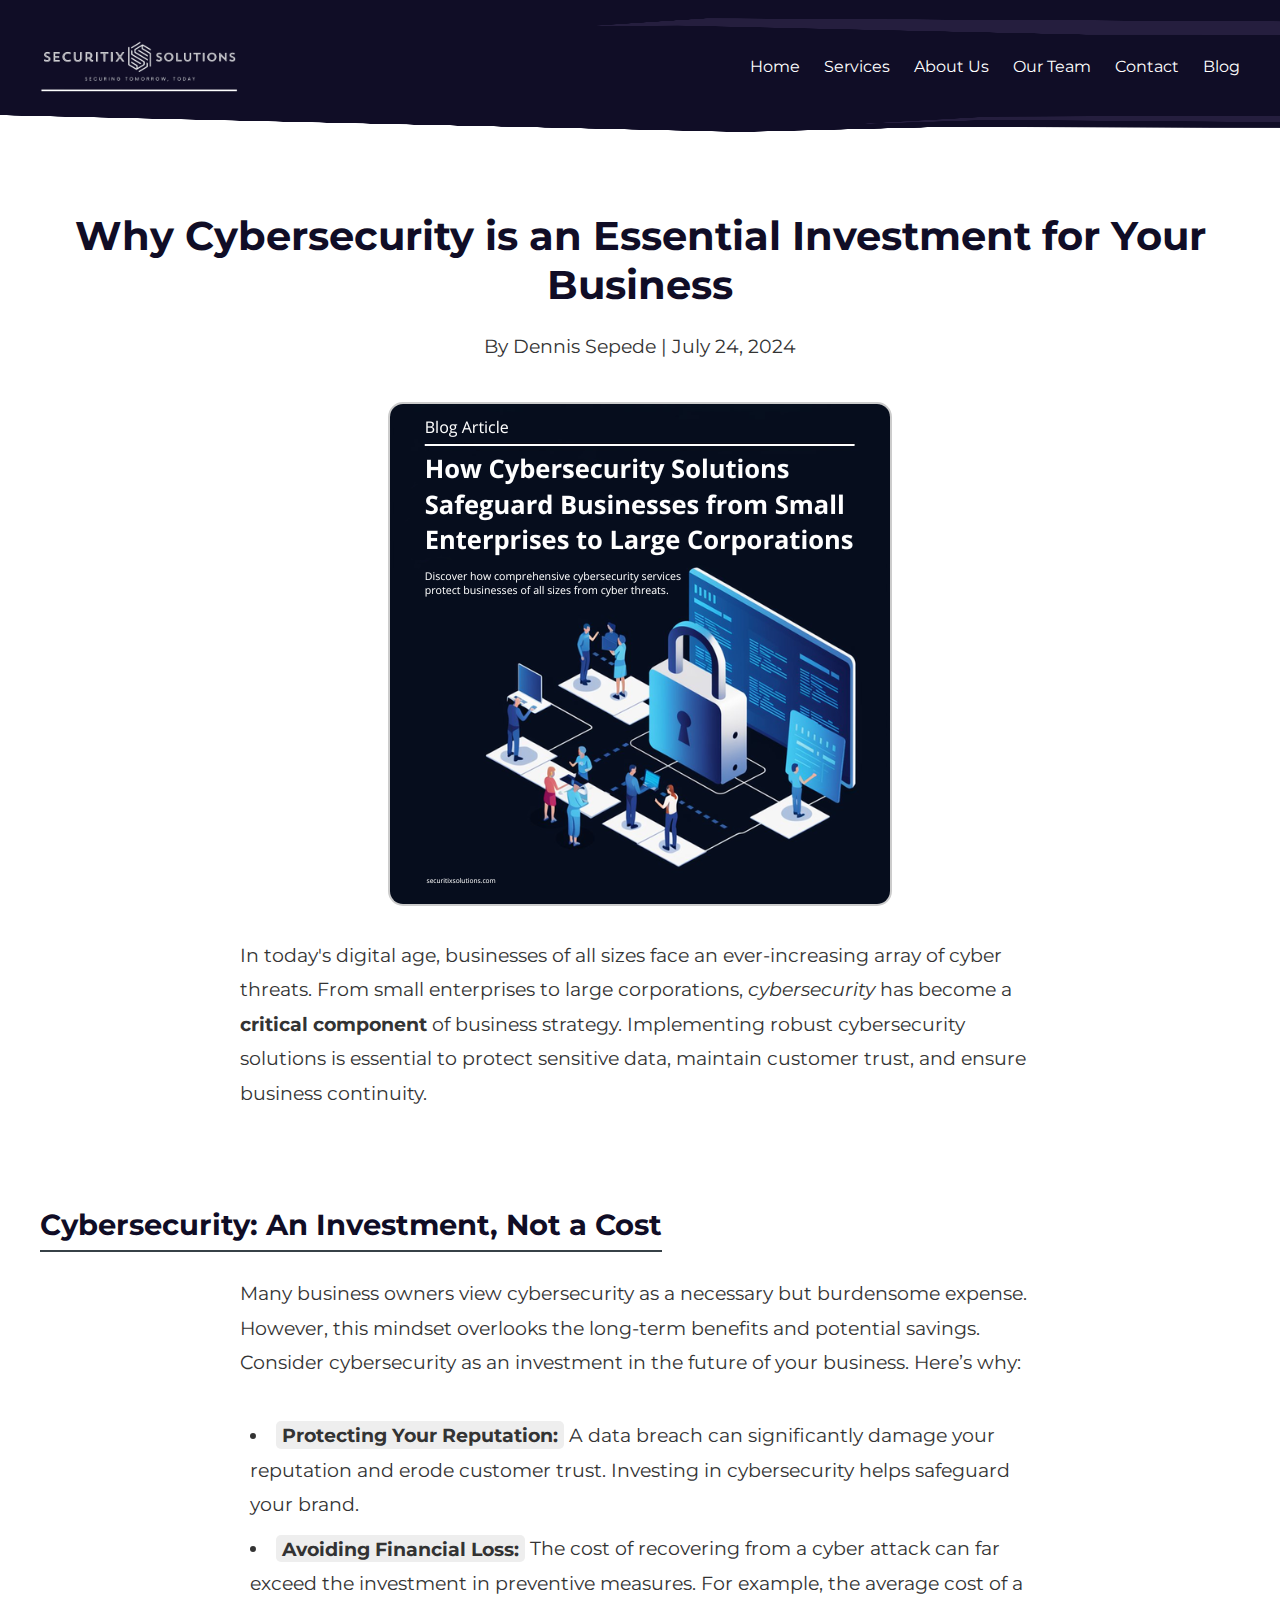
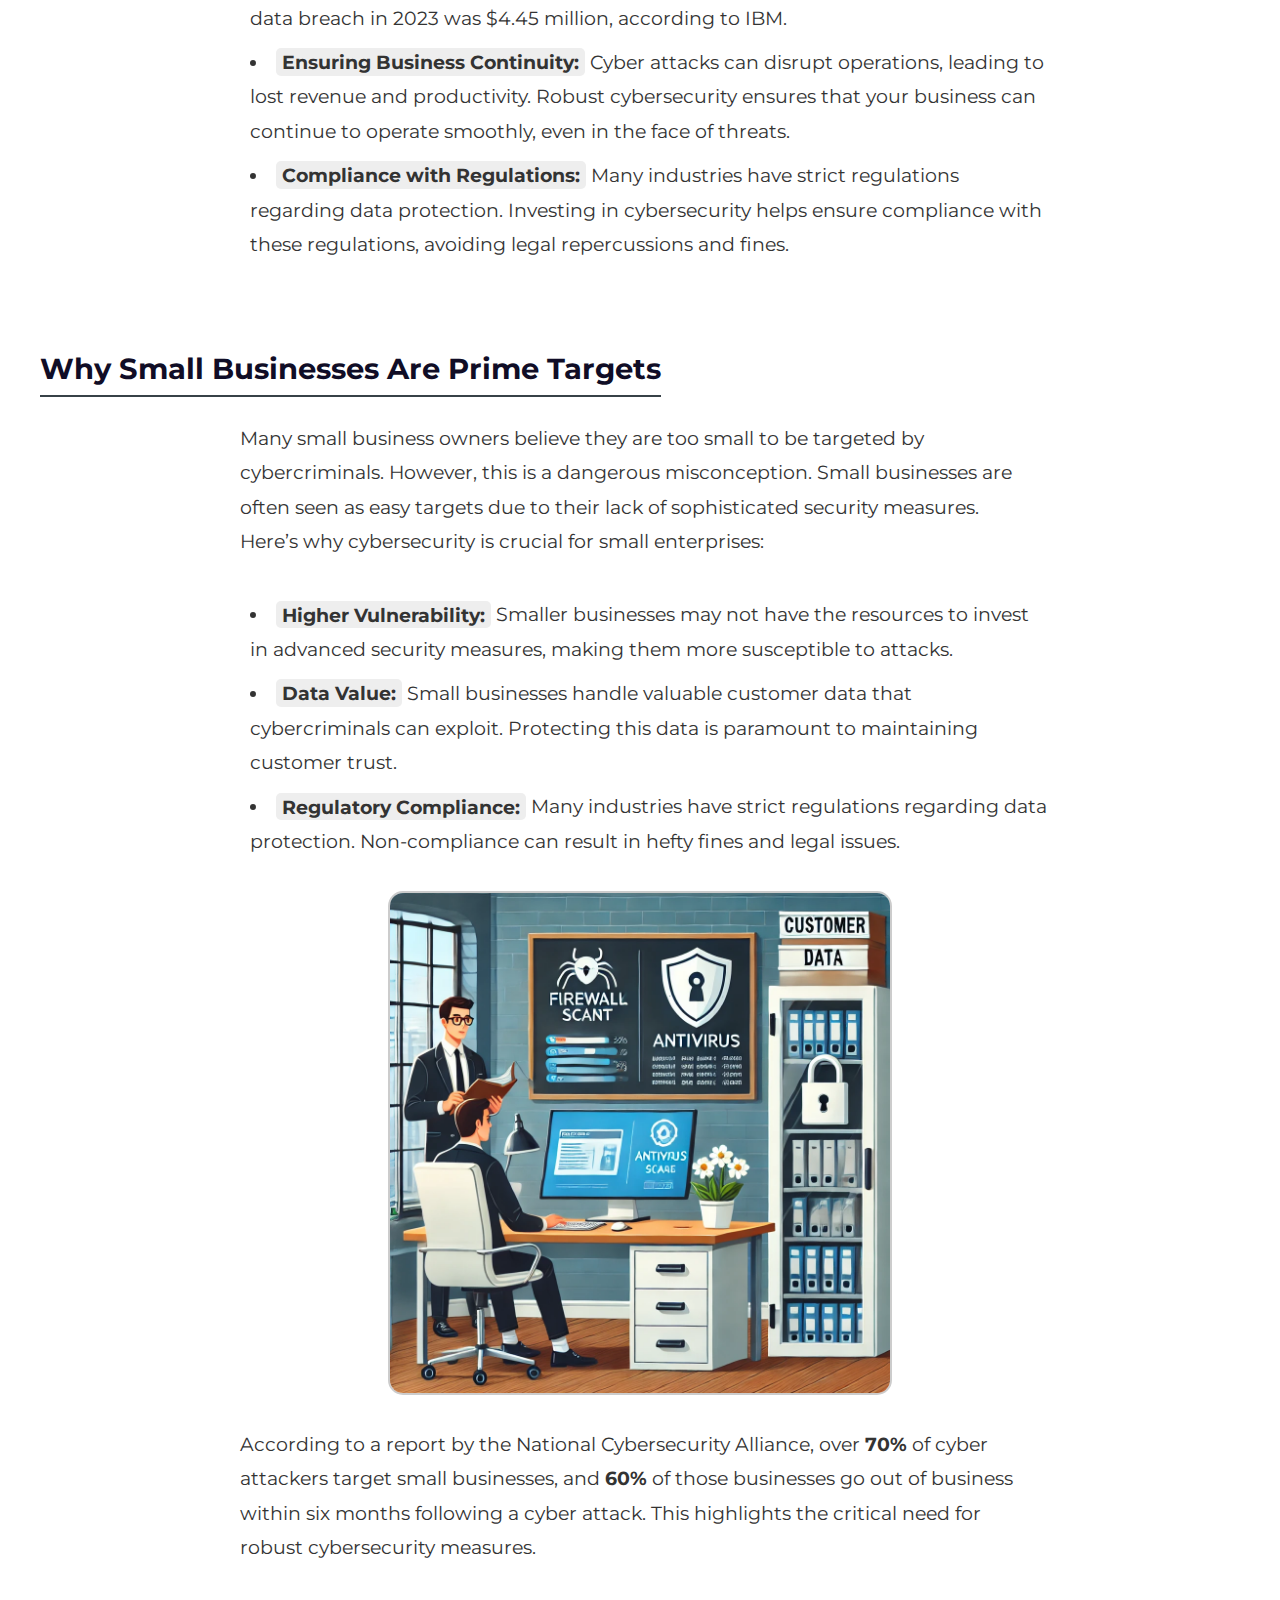
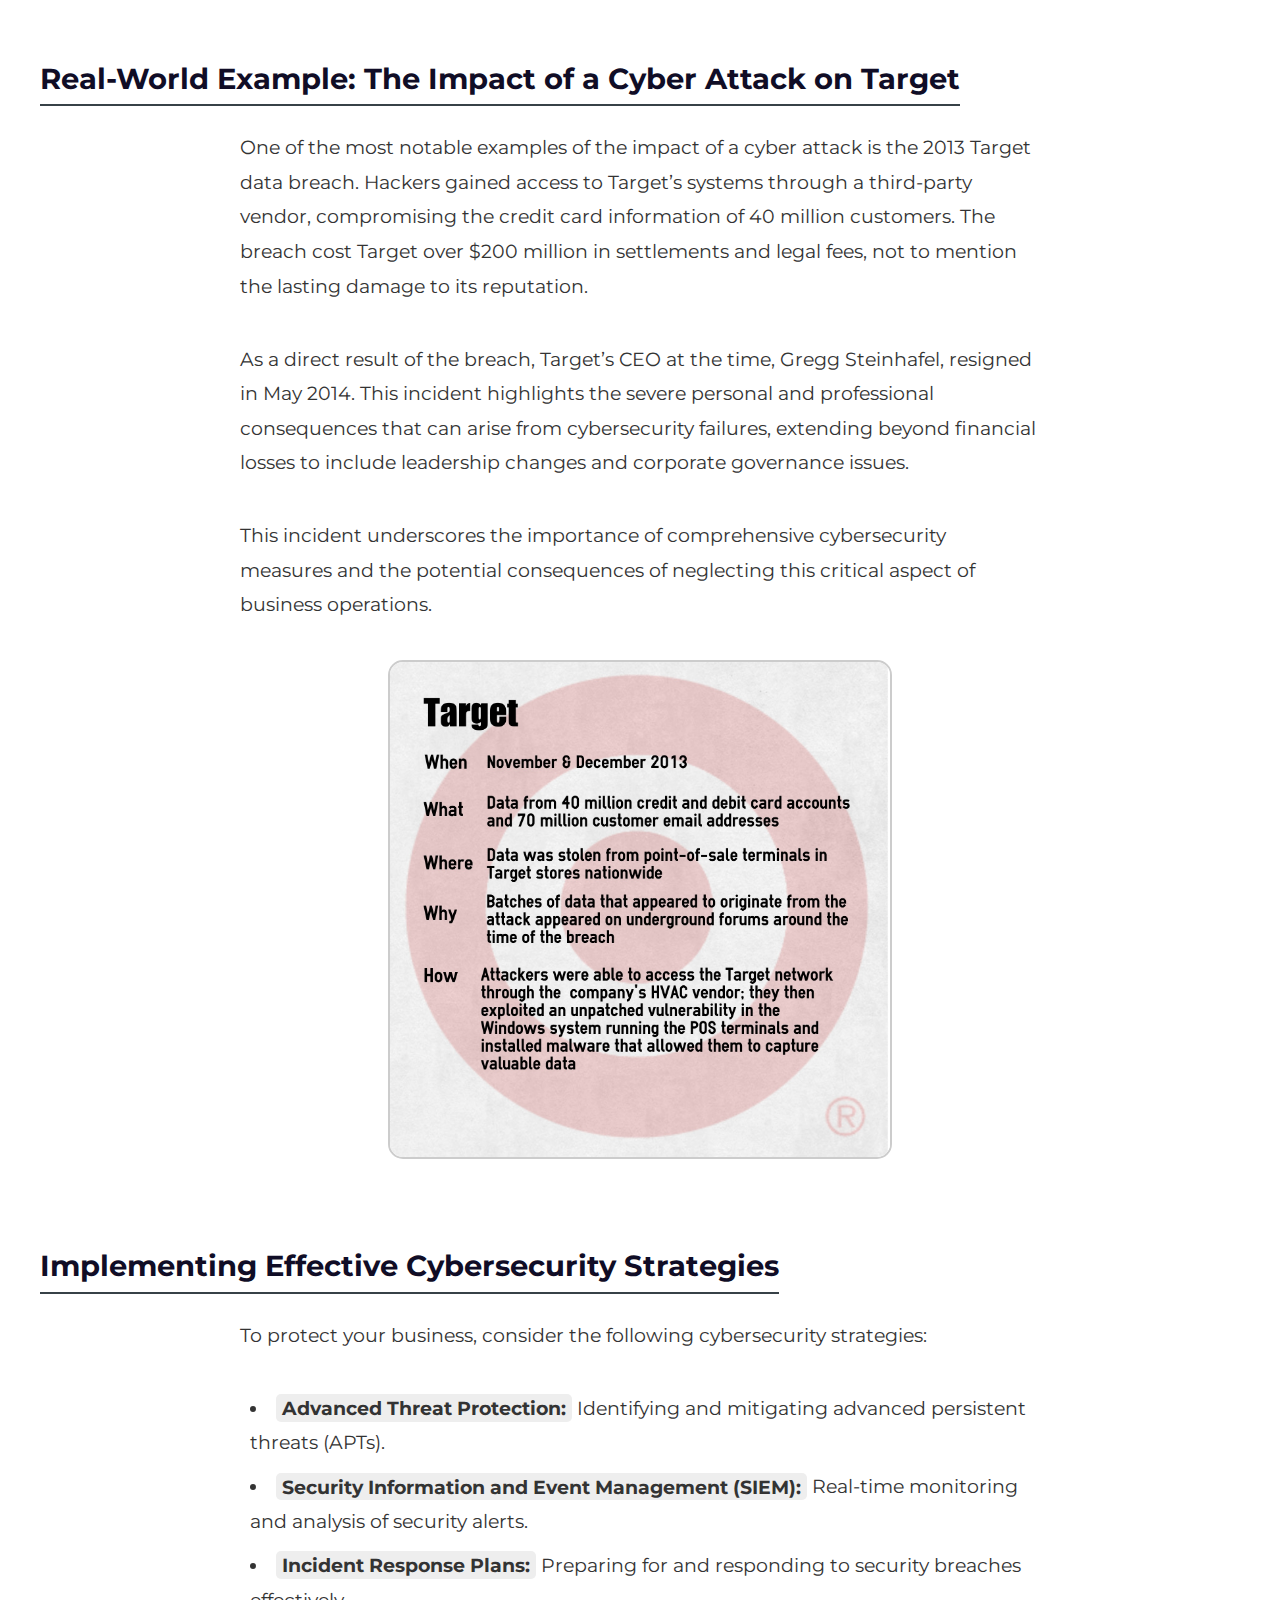
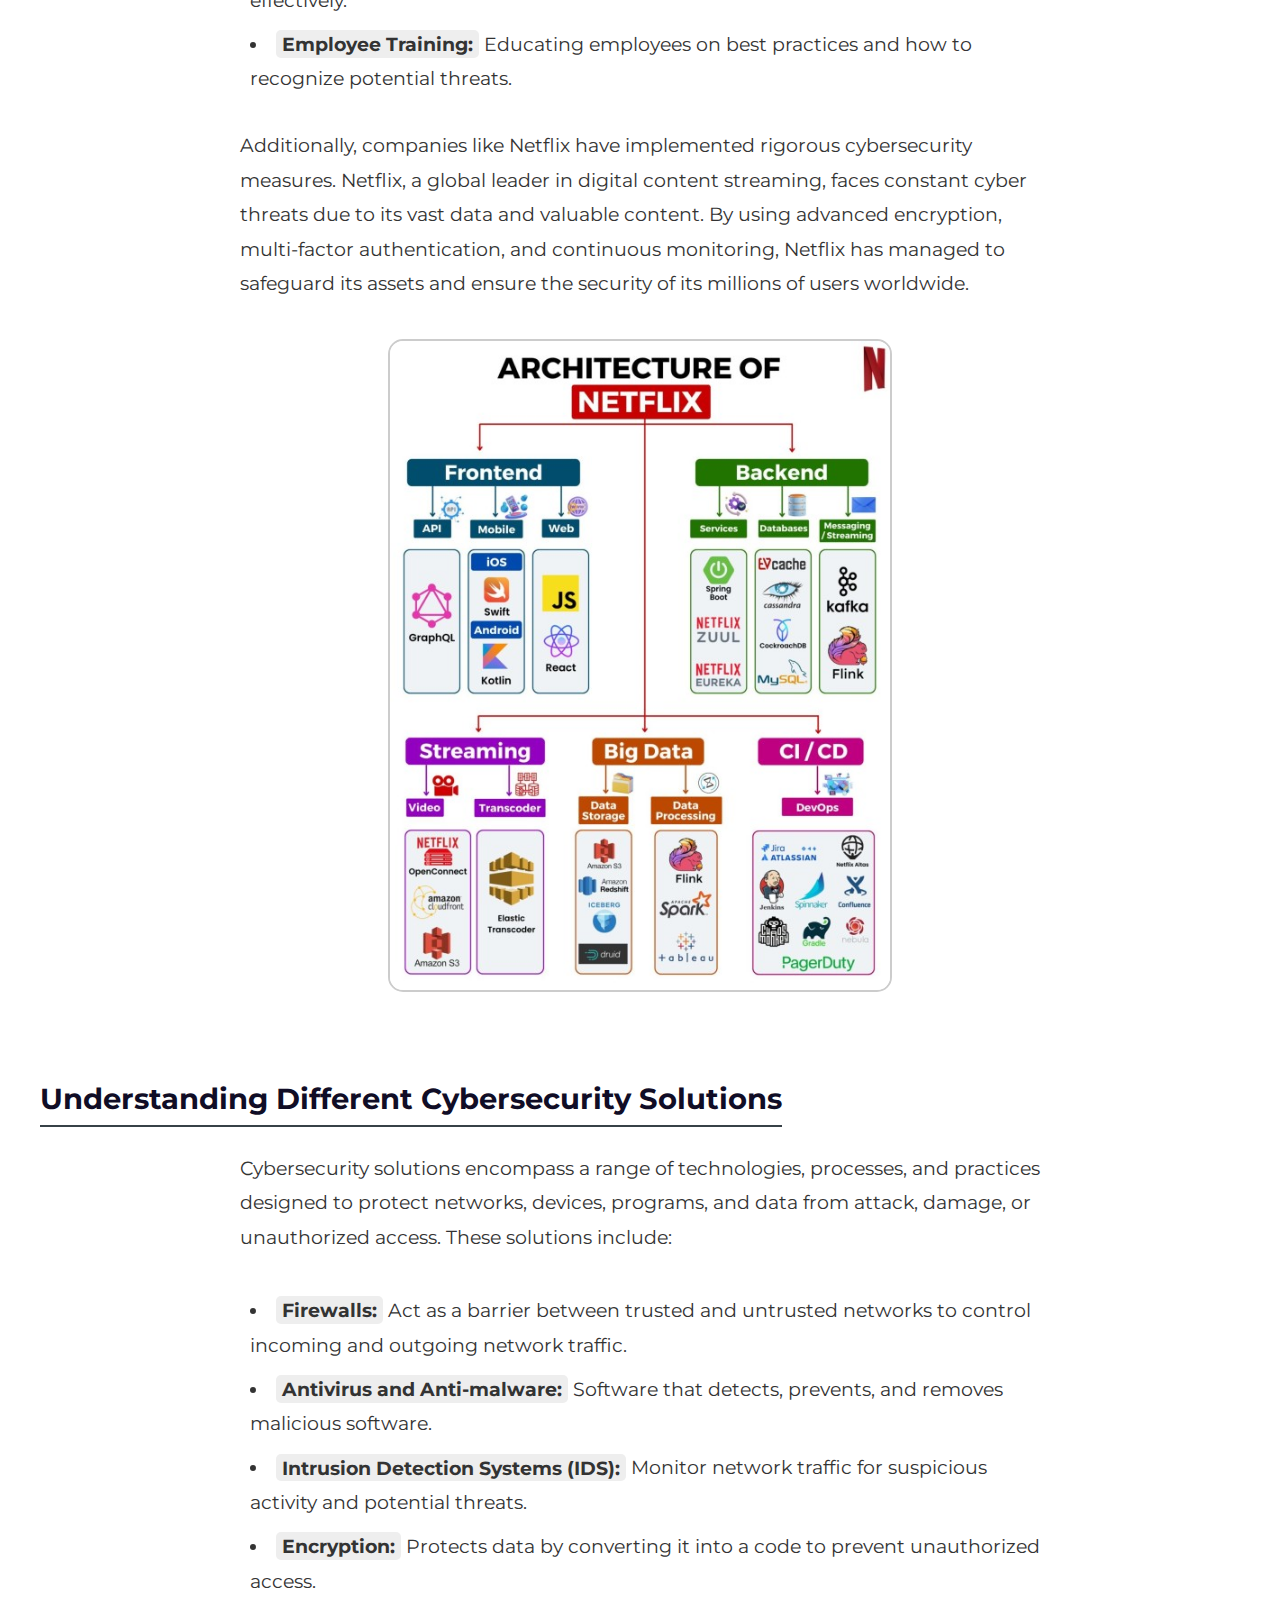
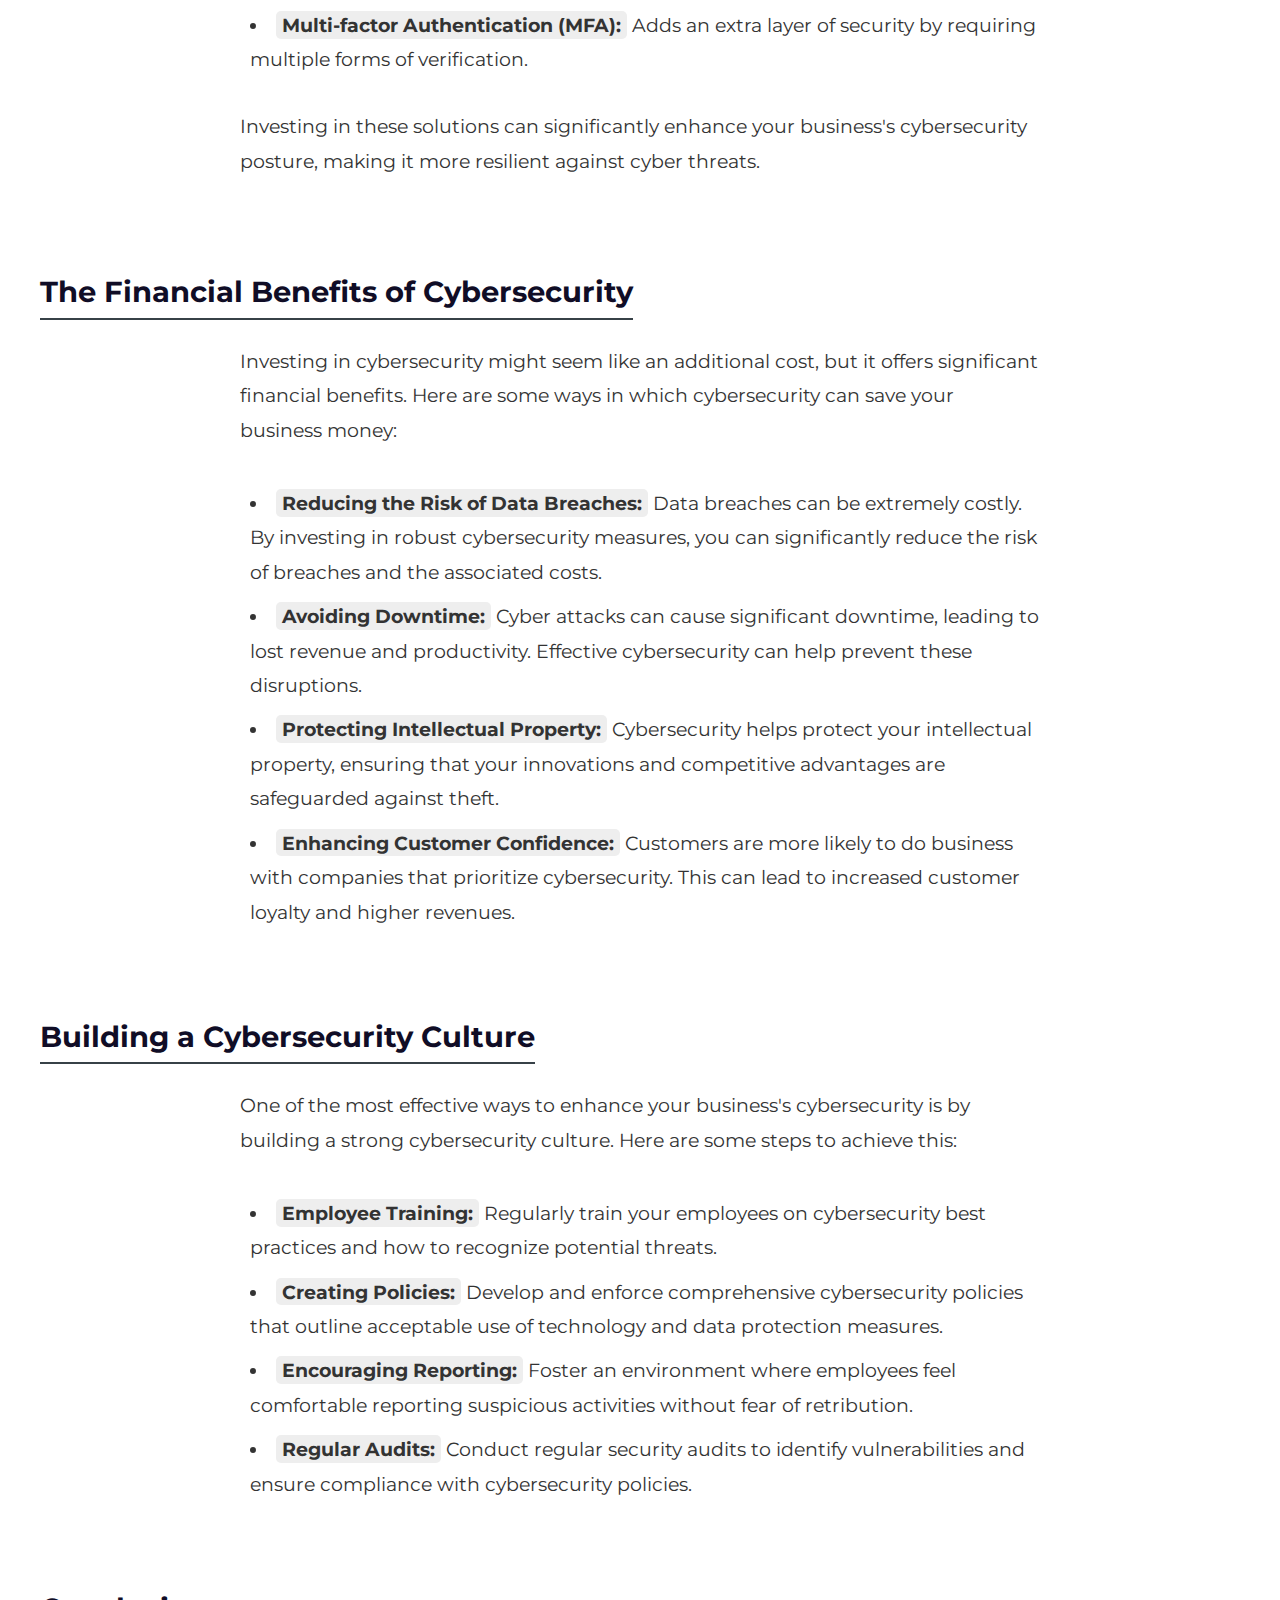
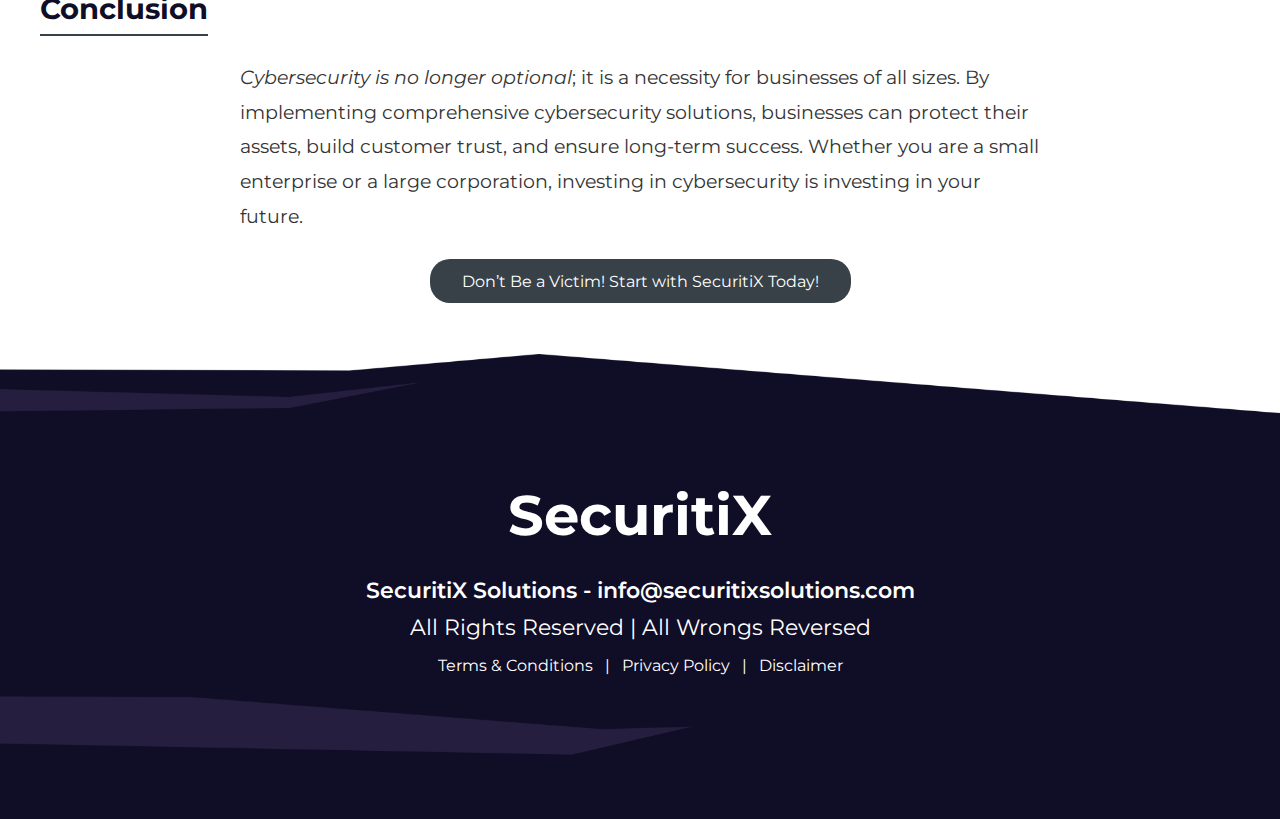
<file: Blog/blog_posts/how-cybersecurity-solutions-safeguard-businesses/index.html>
<!DOCTYPE html>
<html lang="en">
<head>
    <meta charset="UTF-8">
    <meta name="viewport" content="width=device-width, initial-scale=1.0">
    <title>Why Cybersecurity is an Essential Investment for Your Business | SecuritiX Blog</title>
    <meta name="description" content="Discover the importance of cybersecurity for businesses and how comprehensive solutions protect from cyber threats. Learn how to invest in your business's future with SecuritiX.">
    <meta name="keywords" content="Cybersecurity, Cybersecurity Solutions, Business Protection, SecuritiX, Data Breach Prevention, Small Business Security">
    <link rel="stylesheet" href="https://fonts.googleapis.com/css2?family=Montserrat:wght@400;700&family=Open+Sans:wght@400;600&display=swap">
    <link rel="stylesheet" href="styles-article.css">
    <link rel="icon" type="image/x-icon" href="../../../assets\logo-circle-black.ico">
    <script async src="https://pagead2.googlesyndication.com/pagead/js/adsbygoogle.js?client=ca-pub-7739998839533633"
     crossorigin="anonymous"></script>
</head>
<body>
    <header>
        <div class="header-container">
            <img src="../../../assets/SecuritiX-Logo/logo-white-no-bk.png" alt="SecuritiX Logo" class="logo"> 
            <nav class="navbar">
                <ul class="nav-menu">
                    <li><a href="../../../index.html#home">Home</a></li>
                    <li><a href="../../../index.html#services">Services</a></li>
                    <li><a href="../../../index.html#about">About Us</a></li>
                    <li><a href="../../../index.html#team">Our Team</a></li>
                    <li><a href="../../../index.html#contact">Contact</a></li>
                    <li><a href="../../blog.html">Blog</a></li>
                </ul>
            </nav>
        </div>
    </header>

    <main>
        <article class="blog-article">
            <div class="container">
                <h1>Why Cybersecurity is an Essential Investment for Your Business</h1>
                <p class="author-date">By Dennis Sepede | July 24, 2024</p>
                <img src="article.png" alt="Cybersecurity Solutions" class="article-image">
                <p>In today's digital age, businesses of all sizes face an ever-increasing array of cyber threats. From small enterprises to large corporations, <em>cybersecurity</em> has become a <strong>critical component</strong> of business strategy. Implementing robust cybersecurity solutions is essential to protect sensitive data, maintain customer trust, and ensure business continuity.</p>

                <h2>Cybersecurity: An Investment, Not a Cost</h2>
                <p>Many business owners view cybersecurity as a necessary but burdensome expense. However, this mindset overlooks the long-term benefits and potential savings. Consider cybersecurity as an investment in the future of your business. Here’s why:</p>
                <ul>
                    <li><strong><span class="highlight">Protecting Your Reputation:</span></strong> A data breach can significantly damage your reputation and erode customer trust. Investing in cybersecurity helps safeguard your brand.</li>
                    <li><strong><span class="highlight">Avoiding Financial Loss:</span></strong> The cost of recovering from a cyber attack can far exceed the investment in preventive measures. For example, the average cost of a data breach in 2023 was $4.45 million, according to IBM.</li>
                    <li><strong><span class="highlight">Ensuring Business Continuity:</span></strong> Cyber attacks can disrupt operations, leading to lost revenue and productivity. Robust cybersecurity ensures that your business can continue to operate smoothly, even in the face of threats.</li>
                    <li><strong><span class="highlight">Compliance with Regulations:</span></strong> Many industries have strict regulations regarding data protection. Investing in cybersecurity helps ensure compliance with these regulations, avoiding legal repercussions and fines.</li>
                </ul>

                <h2>Why Small Businesses Are Prime Targets</h2>
                <p>Many small business owners believe they are too small to be targeted by cybercriminals. However, this is a dangerous misconception. Small businesses are often seen as easy targets due to their lack of sophisticated security measures. Here’s why cybersecurity is crucial for small enterprises:</p>
                <ul>
                    <li><strong><span class="highlight">Higher Vulnerability:</span></strong> Smaller businesses may not have the resources to invest in advanced security measures, making them more susceptible to attacks.</li>
                    <li><strong><span class="highlight">Data Value:</span></strong> Small businesses handle valuable customer data that cybercriminals can exploit. Protecting this data is paramount to maintaining customer trust.</li>
                    <li><strong><span class="highlight">Regulatory Compliance:</span></strong> Many industries have strict regulations regarding data protection. Non-compliance can result in hefty fines and legal issues.</li>
                </ul>
                <img src="small-business.png" alt="Small Enterprise Security" class="article-image">
                <p>According to a report by the National Cybersecurity Alliance, over <strong>70%</strong> of cyber attackers target small businesses, and <strong>60%</strong> of those businesses go out of business within six months following a cyber attack. This highlights the critical need for robust cybersecurity measures.</p>

                <h2>Real-World Example: The Impact of a Cyber Attack on Target</h2>
                <p>One of the most notable examples of the impact of a cyber attack is the 2013 Target data breach. Hackers gained access to Target’s systems through a third-party vendor, compromising the credit card information of 40 million customers. The breach cost Target over $200 million in settlements and legal fees, not to mention the lasting damage to its reputation.</p>
                <p>As a direct result of the breach, Target’s CEO at the time, Gregg Steinhafel, resigned in May 2014. This incident highlights the severe personal and professional consequences that can arise from cybersecurity failures, extending beyond financial losses to include leadership changes and corporate governance issues.</p>
                <p>This incident underscores the importance of comprehensive cybersecurity measures and the potential consequences of neglecting this critical aspect of business operations.</p>
                <img src="target-breach.png" alt="Target Breach" class="article-image">


                <h2>Implementing Effective Cybersecurity Strategies</h2>
                <p>To protect your business, consider the following cybersecurity strategies:</p>
                <ul>
                    <li><strong><span class="highlight">Advanced Threat Protection:</span></strong> Identifying and mitigating advanced persistent threats (APTs).</li>
                    <li><strong><span class="highlight">Security Information and Event Management (SIEM):</span></strong> Real-time monitoring and analysis of security alerts.</li>
                    <li><strong><span class="highlight">Incident Response Plans:</span></strong> Preparing for and responding to security breaches effectively.</li>
                    <li><strong><span class="highlight">Employee Training:</span></strong> Educating employees on best practices and how to recognize potential threats.</li>
                </ul>

                <p>Additionally, companies like Netflix have implemented rigorous cybersecurity measures. Netflix, a global leader in digital content streaming, faces constant cyber threats due to its vast data and valuable content. By using advanced encryption, multi-factor authentication, and continuous monitoring, Netflix has managed to safeguard its assets and ensure the security of its millions of users worldwide.</p>
                <img src="netflix-security.png" alt="Netflix Security Measures" class="article-image">

                <h2>Understanding Different Cybersecurity Solutions</h2>
                <p>Cybersecurity solutions encompass a range of technologies, processes, and practices designed to protect networks, devices, programs, and data from attack, damage, or unauthorized access. These solutions include:</p>
                <ul>
                    <li><strong><span class="highlight">Firewalls:</span></strong> Act as a barrier between trusted and untrusted networks to control incoming and outgoing network traffic.</li>
                    <li><strong><span class="highlight">Antivirus and Anti-malware:</span></strong> Software that detects, prevents, and removes malicious software.</li>
                    <li><strong><span class="highlight">Intrusion Detection Systems (IDS):</span></strong> Monitor network traffic for suspicious activity and potential threats.</li>
                    <li><strong><span class="highlight">Encryption:</span></strong> Protects data by converting it into a code to prevent unauthorized access.</li>
                    <li><strong><span class="highlight">Multi-factor Authentication (MFA):</span></strong> Adds an extra layer of security by requiring multiple forms of verification.</li>
                </ul>
                <p>Investing in these solutions can significantly enhance your business's cybersecurity posture, making it more resilient against cyber threats.</p>

                <h2>The Financial Benefits of Cybersecurity</h2>
                <p>Investing in cybersecurity might seem like an additional cost, but it offers significant financial benefits. Here are some ways in which cybersecurity can save your business money:</p>
                <ul>
                    <li><strong><span class="highlight">Reducing the Risk of Data Breaches:</span></strong> Data breaches can be extremely costly. By investing in robust cybersecurity measures, you can significantly reduce the risk of breaches and the associated costs.</li>
                    <li><strong><span class="highlight">Avoiding Downtime:</span></strong> Cyber attacks can cause significant downtime, leading to lost revenue and productivity. Effective cybersecurity can help prevent these disruptions.</li>
                    <li><strong><span class="highlight">Protecting Intellectual Property:</span></strong> Cybersecurity helps protect your intellectual property, ensuring that your innovations and competitive advantages are safeguarded against theft.</li>
                    <li><strong><span class="highlight">Enhancing Customer Confidence:</span></strong> Customers are more likely to do business with companies that prioritize cybersecurity. This can lead to increased customer loyalty and higher revenues.</li>
                </ul>

                <h2>Building a Cybersecurity Culture</h2>
                <p>One of the most effective ways to enhance your business's cybersecurity is by building a strong cybersecurity culture. Here are some steps to achieve this:</p>
                <ul>
                    <li><strong><span class="highlight">Employee Training:</span></strong> Regularly train your employees on cybersecurity best practices and how to recognize potential threats.</li>
                    <li><strong><span class="highlight">Creating Policies:</span></strong> Develop and enforce comprehensive cybersecurity policies that outline acceptable use of technology and data protection measures.</li>
                    <li><strong><span class="highlight">Encouraging Reporting:</span></strong> Foster an environment where employees feel comfortable reporting suspicious activities without fear of retribution.</li>
                    <li><strong><span class="highlight">Regular Audits:</span></strong> Conduct regular security audits to identify vulnerabilities and ensure compliance with cybersecurity policies.</li>
                </ul>

                <h2>Conclusion</h2>
                <p><em>Cybersecurity is no longer optional</em>; it is a necessity for businesses of all sizes. By implementing comprehensive cybersecurity solutions, businesses can protect their assets, build customer trust, and ensure long-term success. Whether you are a small enterprise or a large corporation, investing in cybersecurity is investing in your future.</p>
                <div class="cta">
                    <a href="../../../index.html#contact" class="cta-button">
                        Don’t Be a Victim! Start with SecuritiX Today!
                    </a>
                </div>
            </div>
        </article>
    </main>
    
    <footer>
        <div class="footer-content">
            <h2>SecuritiX</h2>
            <p class="bolded">SecuritiX Solutions - info@securitixsolutions.com</p>
            <p>All Rights Reserved | All Wrongs Reversed</p>
            <div class="footer-links">
                <a href="../../../terms-and-conditions.html">Terms & Conditions</a> | 
                <a href="../../../privacy-policy.html">Privacy Policy</a> | 
                <a href="../../../disclaimer.html">Disclaimer</a>
            </div>
        </div>
    </footer>
</body>
</html>
</file>
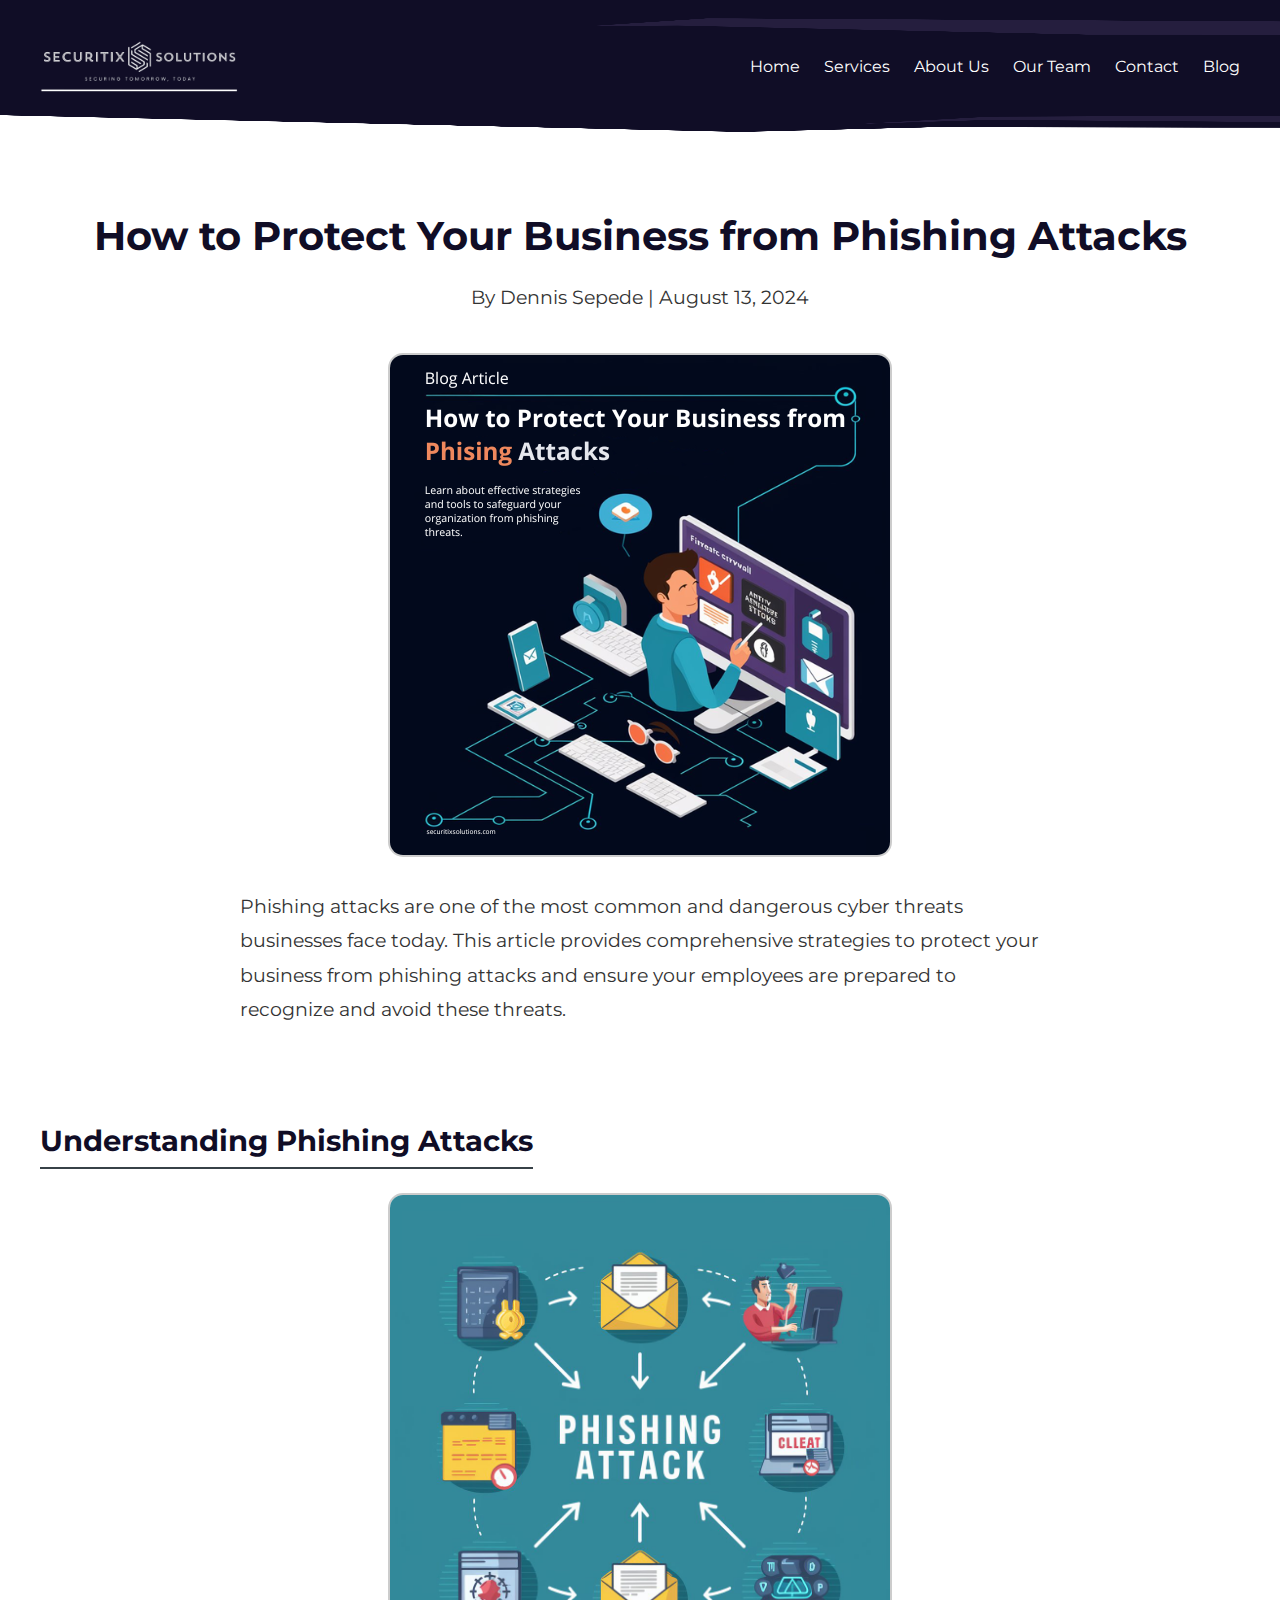
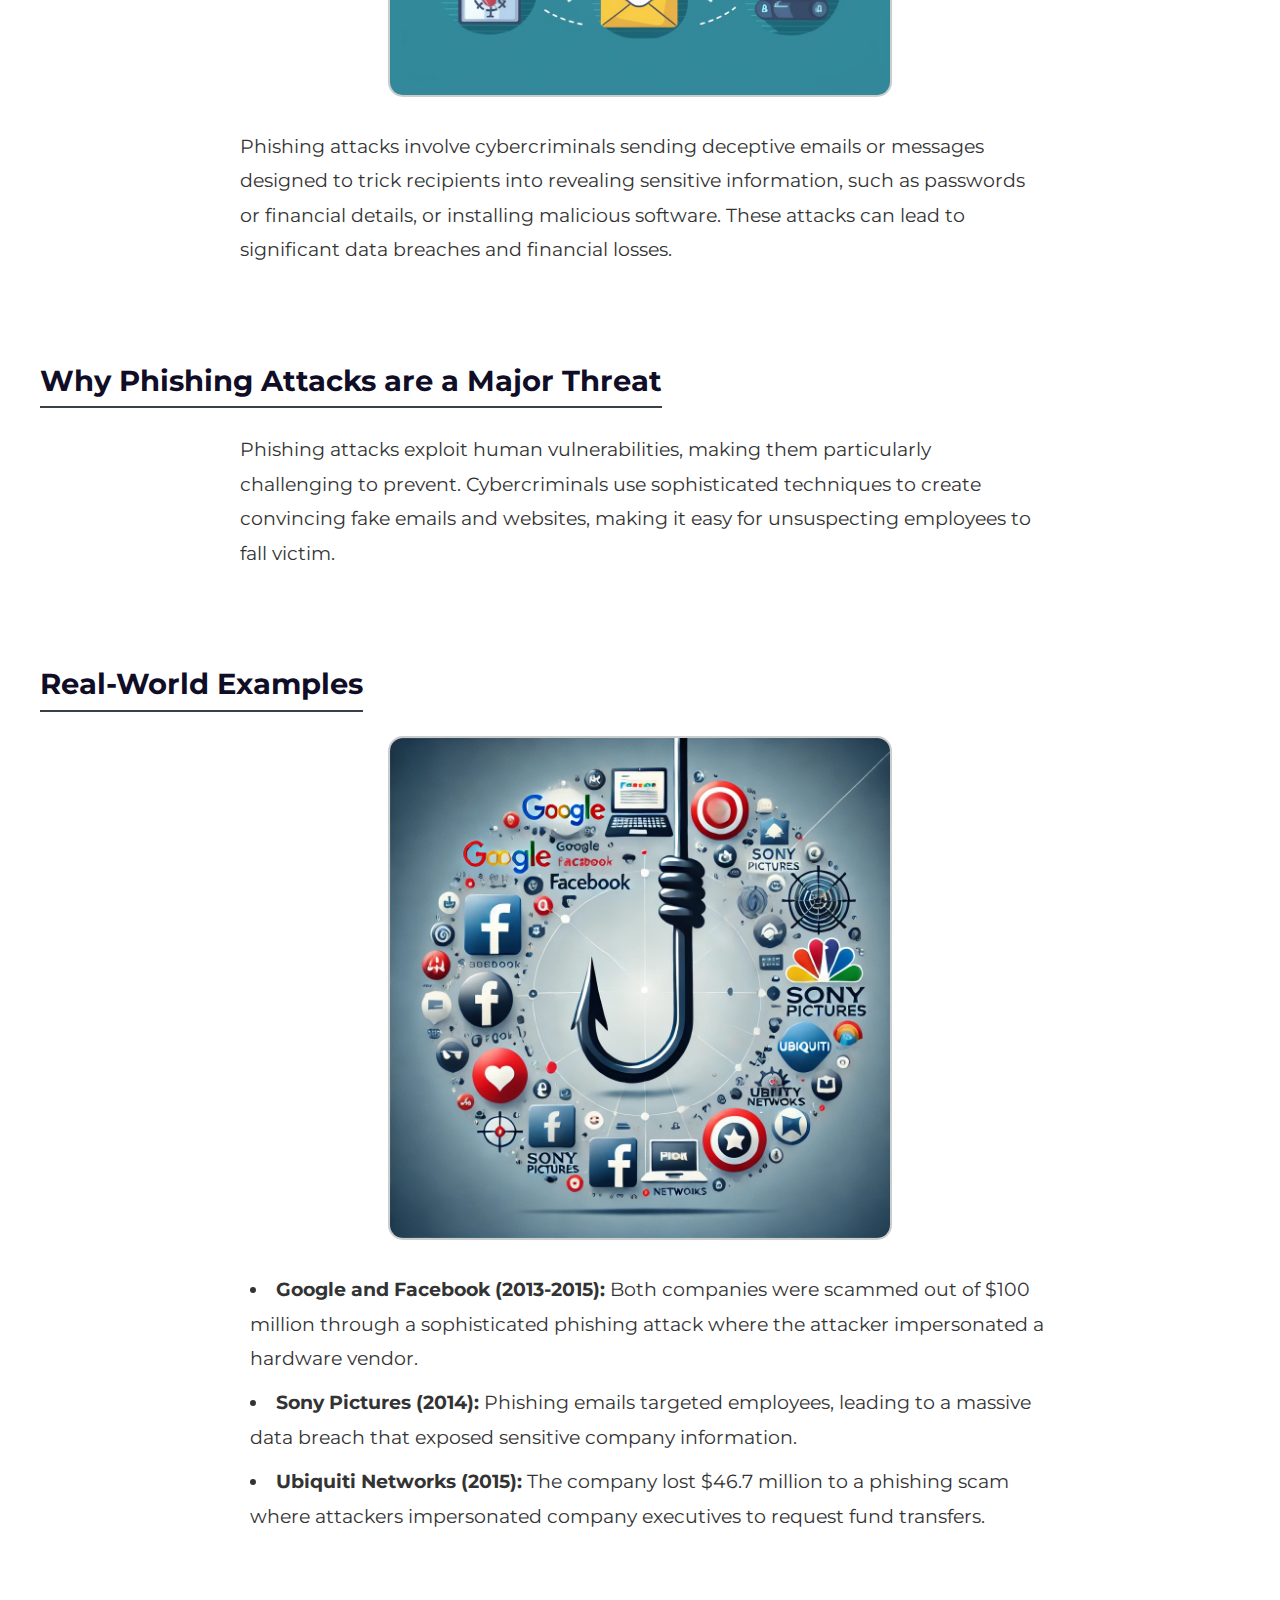
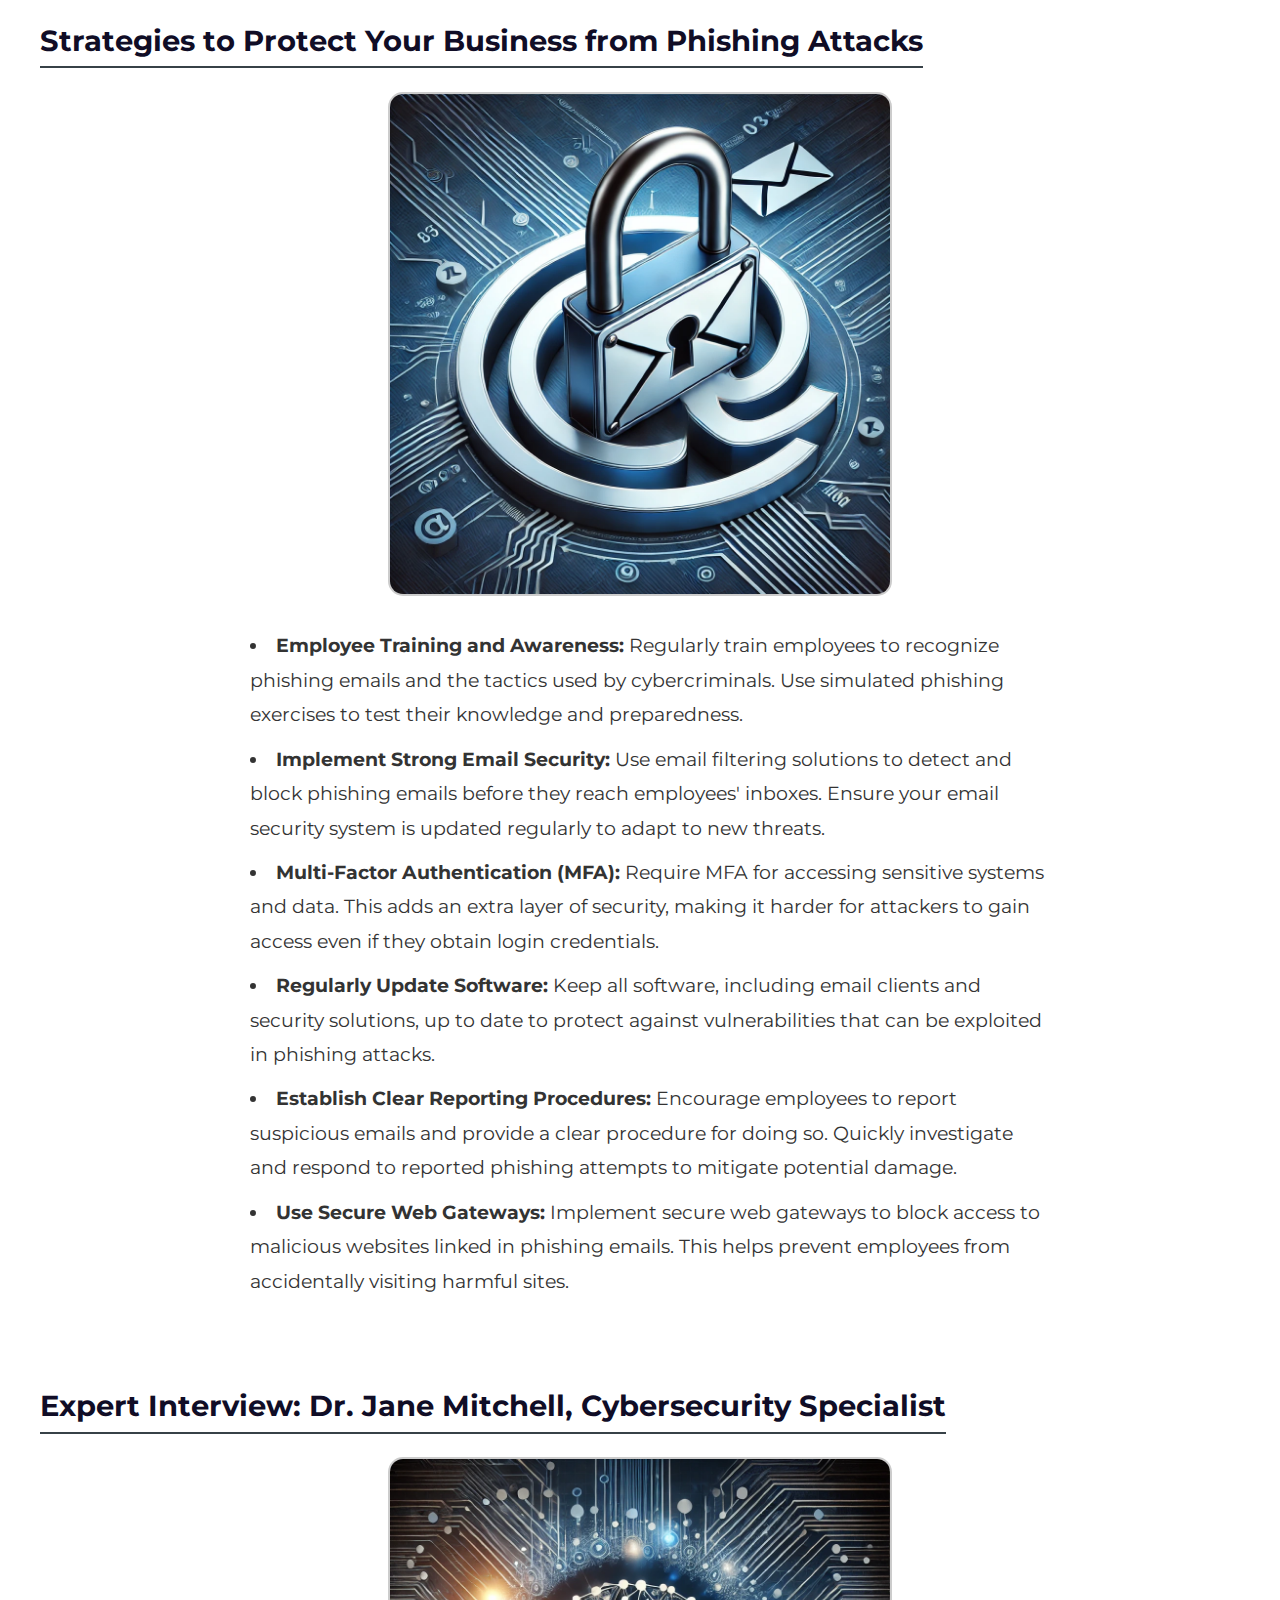
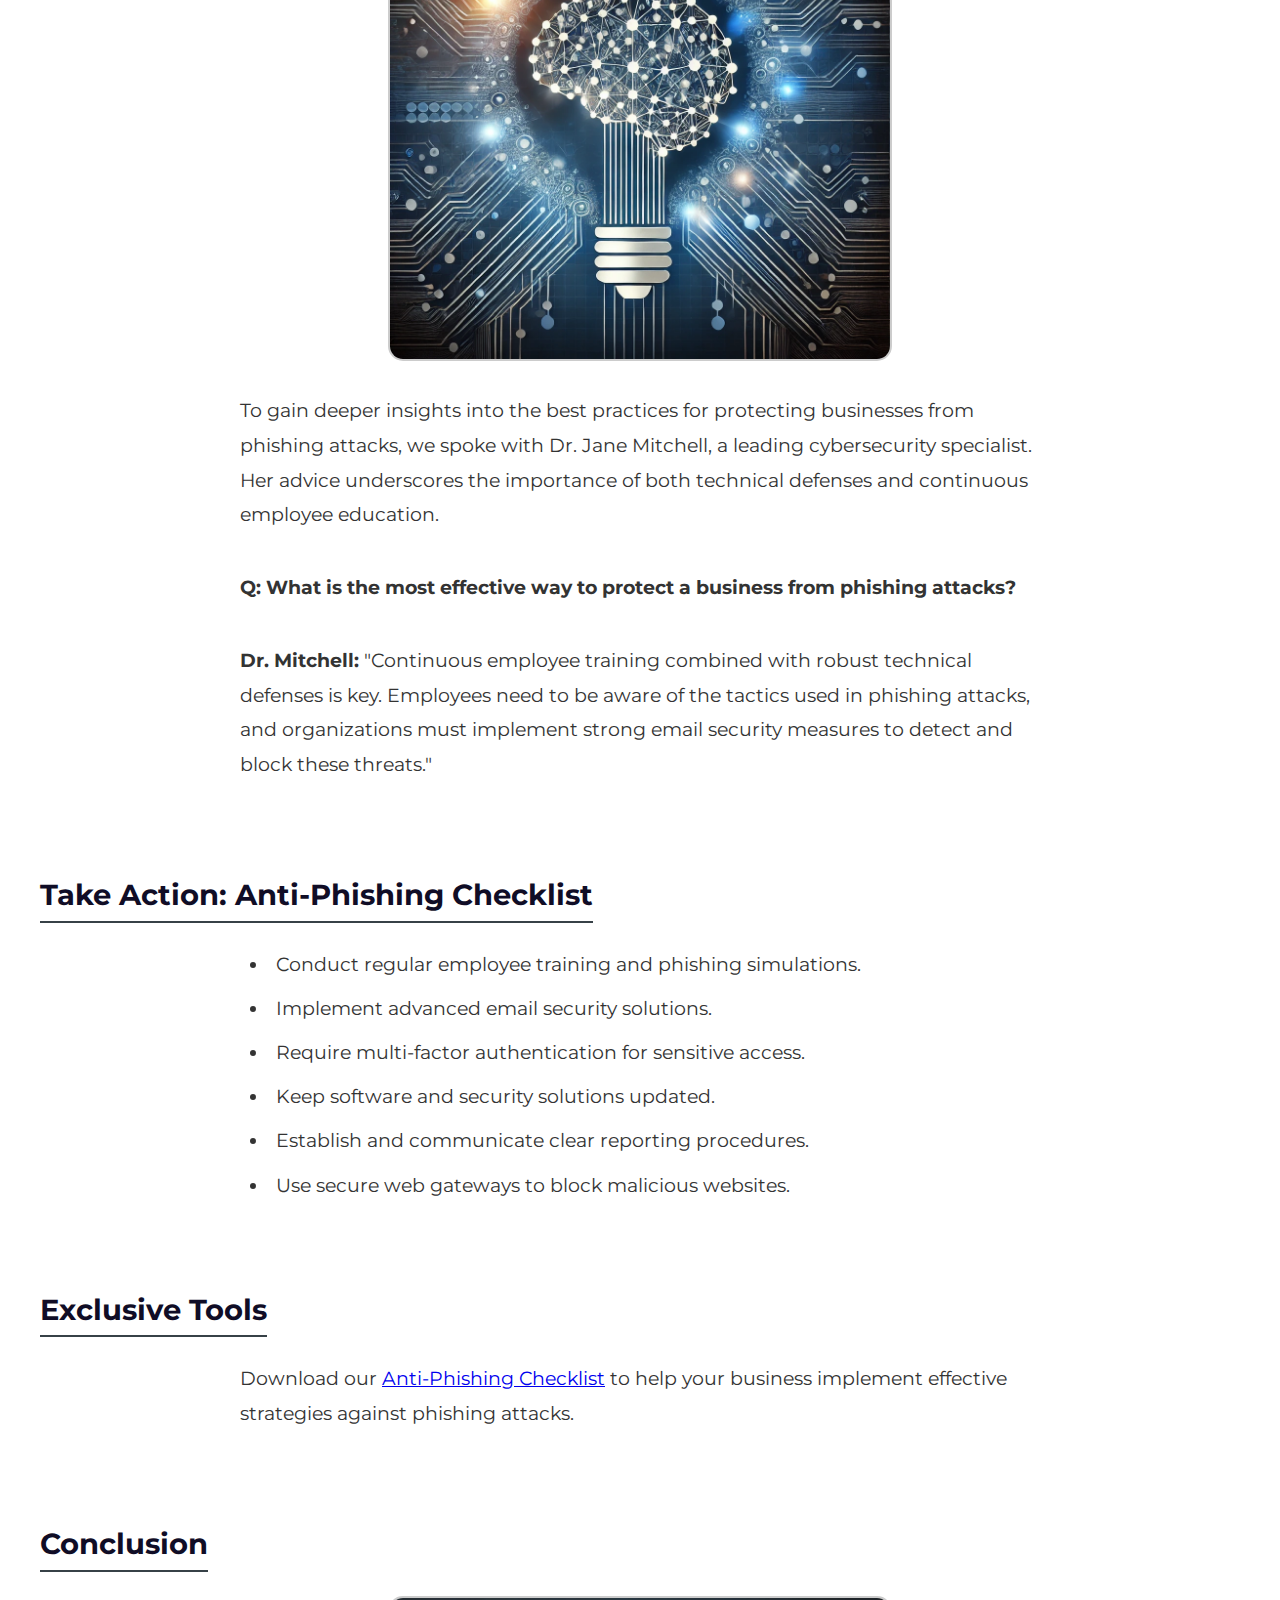
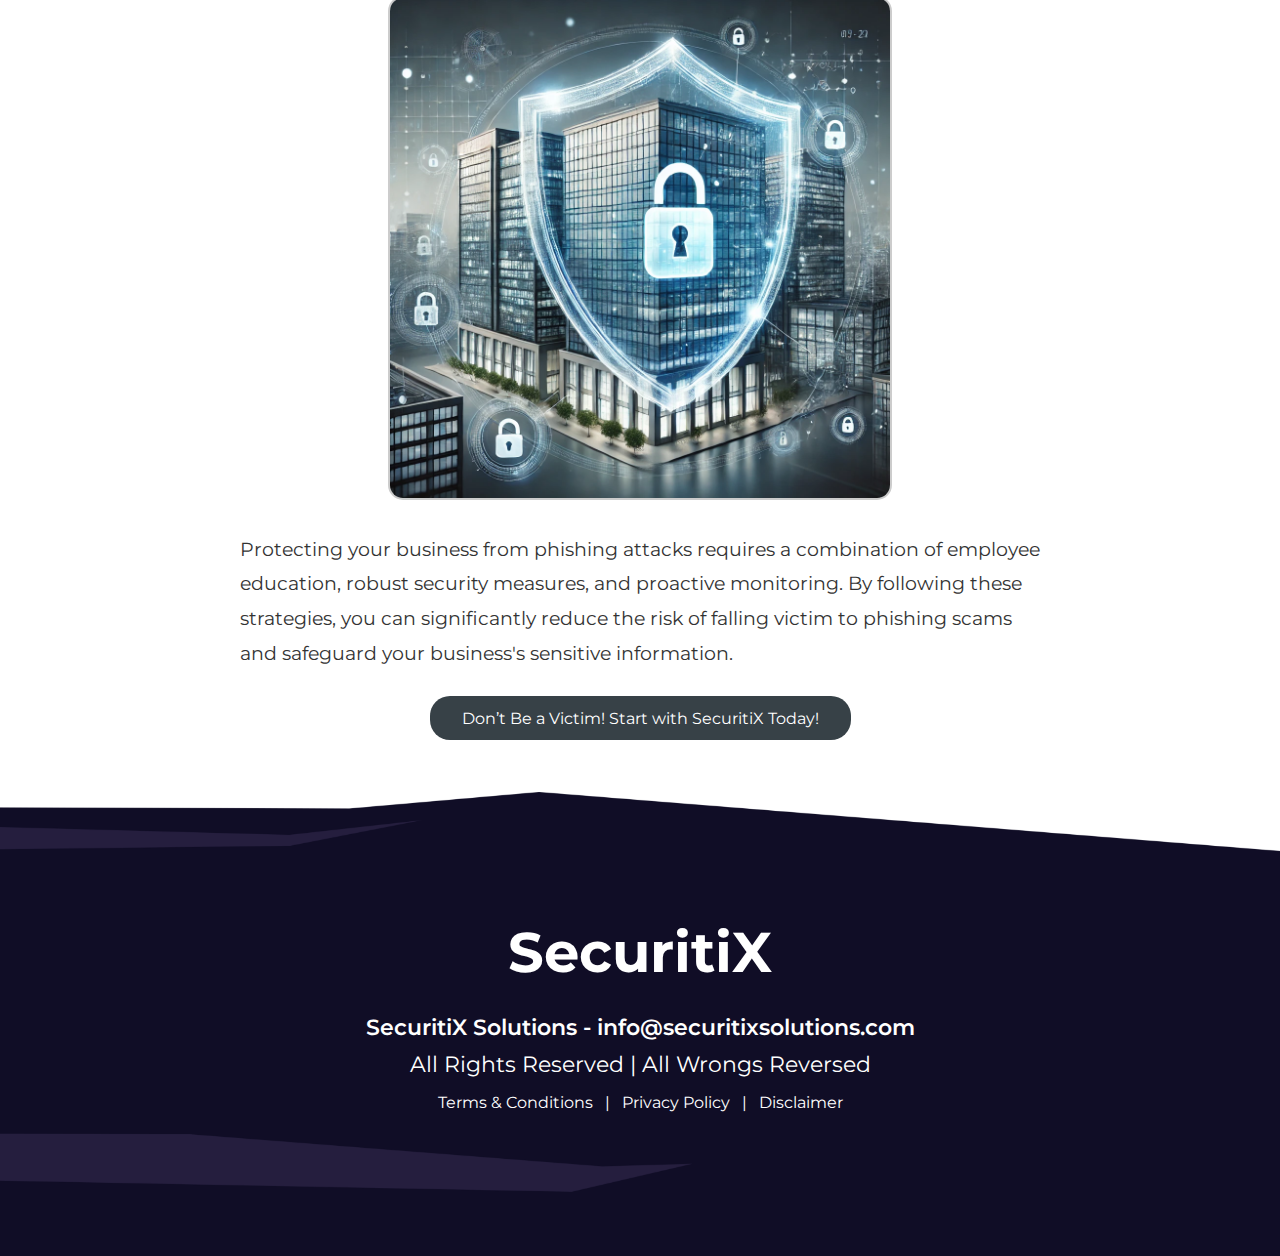
<file: Blog/blog_posts/protect-from-phishing/index.html>
<!DOCTYPE html>
<html lang="en">
<head>
    <meta charset="UTF-8">
    <meta name="viewport" content="width=device-width, initial-scale=1.0">
    <title> How to Protect Your Business from Phishing Attacks | SecuritiX Blog</title>
    <meta name="description" content="Learn effective strategies to protect your business from phishing attacks. Discover how to prevent data breaches, train employees, and enhance cybersecurity.">
    <meta name="keywords" content="phishing attacks, business protection, phishing prevention, cybersecurity, anti-phishing strategies, data breach prevention">
    <link rel="stylesheet" href="https://fonts.googleapis.com/css2?family=Montserrat:wght@400;700&family=Open+Sans:wght@400;600&display=swap">
    <link rel="stylesheet" href="styles-article.css">
    <link rel="icon" type="image/x-icon" href="../../../assets/logo-circle-black.ico">
    <script async src="https://pagead2.googlesyndication.com/pagead/js/adsbygoogle.js?client=ca-pub-7739998839533633"
     crossorigin="anonymous"></script>
</head>
<body>
    <header>
        <div class="header-container">
            <img src="../../../assets/SecuritiX-Logo/logo-white-no-bk.png" alt="SecuritiX Logo" class="logo"> 
            <nav class="navbar">
                <ul class="nav-menu">
                    <li><a href="../../../index.html#home">Home</a></li>
                    <li><a href="../../../index.html#services">Services</a></li>
                    <li><a href="../../../index.html#about">About Us</a></li>
                    <li><a href="../../../index.html#team">Our Team</a></li>
                    <li><a href="../../../index.html#contact">Contact</a></li>
                    <li><a href="../../blog.html">Blog</a></li>
                </ul>
            </nav>
        </div>
    </header>

    <main>
        <article class="blog-article">
            <div class="container">
                <h1>How to Protect Your Business from Phishing Attacks</h1>
                <p class="author-date">By Dennis Sepede | August 13, 2024</p>
                <img src="article.png" alt="Phishing Protection" class="article-image">

                <p>Phishing attacks are one of the most common and dangerous cyber threats businesses face today. This article provides comprehensive strategies to protect your business from phishing attacks and ensure your employees are prepared to recognize and avoid these threats.</p>

                <h2>Understanding Phishing Attacks</h2>
                <img src="phishing-attack-diagram.png" alt="Phishing Attack Diagram" class="article-image">
                <p>Phishing attacks involve cybercriminals sending deceptive emails or messages designed to trick recipients into revealing sensitive information, such as passwords or financial details, or installing malicious software. These attacks can lead to significant data breaches and financial losses.</p>

                <h2>Why Phishing Attacks are a Major Threat</h2>
                <p>Phishing attacks exploit human vulnerabilities, making them particularly challenging to prevent. Cybercriminals use sophisticated techniques to create convincing fake emails and websites, making it easy for unsuspecting employees to fall victim.</p>

                <h2>Real-World Examples</h2>
                <img src="real-world-examples.png" alt="Real-World Examples of Phishing" class="article-image">
                <ul>
                    <li><strong>Google and Facebook (2013-2015):</strong> Both companies were scammed out of $100 million through a sophisticated phishing attack where the attacker impersonated a hardware vendor.</li>
                    <li><strong>Sony Pictures (2014):</strong> Phishing emails targeted employees, leading to a massive data breach that exposed sensitive company information.</li>
                    <li><strong>Ubiquiti Networks (2015):</strong> The company lost $46.7 million to a phishing scam where attackers impersonated company executives to request fund transfers.</li>
                </ul>

                <h2>Strategies to Protect Your Business from Phishing Attacks</h2>
                <img src="email-security.png" alt="Email Security" class="article-image">
                <ul>
                    <li><strong>Employee Training and Awareness:</strong> Regularly train employees to recognize phishing emails and the tactics used by cybercriminals. Use simulated phishing exercises to test their knowledge and preparedness.</li>
                    <li><strong>Implement Strong Email Security:</strong> Use email filtering solutions to detect and block phishing emails before they reach employees' inboxes. Ensure your email security system is updated regularly to adapt to new threats.</li>
                    <li><strong>Multi-Factor Authentication (MFA):</strong> Require MFA for accessing sensitive systems and data. This adds an extra layer of security, making it harder for attackers to gain access even if they obtain login credentials.</li>
                    <li><strong>Regularly Update Software:</strong> Keep all software, including email clients and security solutions, up to date to protect against vulnerabilities that can be exploited in phishing attacks.</li>
                    <li><strong>Establish Clear Reporting Procedures:</strong> Encourage employees to report suspicious emails and provide a clear procedure for doing so. Quickly investigate and respond to reported phishing attempts to mitigate potential damage.</li>
                    <li><strong>Use Secure Web Gateways:</strong> Implement secure web gateways to block access to malicious websites linked in phishing emails. This helps prevent employees from accidentally visiting harmful sites.</li>
                </ul>

                <h2>Expert Interview: Dr. Jane Mitchell, Cybersecurity Specialist</h2>
                <img src="expert-interview.png" alt="Cybersecurity Expert Interview" class="article-image">
                <p>To gain deeper insights into the best practices for protecting businesses from phishing attacks, we spoke with Dr. Jane Mitchell, a leading cybersecurity specialist. Her advice underscores the importance of both technical defenses and continuous employee education.</p>
                <p><strong>Q: What is the most effective way to protect a business from phishing attacks?</strong></p>
                <p><strong>Dr. Mitchell:</strong> "Continuous employee training combined with robust technical defenses is key. Employees need to be aware of the tactics used in phishing attacks, and organizations must implement strong email security measures to detect and block these threats."</p>

                <h2>Take Action: Anti-Phishing Checklist</h2>
                <ul>
                    <li>Conduct regular employee training and phishing simulations.</li>
                    <li>Implement advanced email security solutions.</li>
                    <li>Require multi-factor authentication for sensitive access.</li>
                    <li>Keep software and security solutions updated.</li>
                    <li>Establish and communicate clear reporting procedures.</li>
                    <li>Use secure web gateways to block malicious websites.</li>
                </ul>

                <h2>Exclusive Tools</h2>
                <p>Download our <a href="Anti_Phishing_Checklist_SecuritiX.pdf" download>Anti-Phishing Checklist</a> to help your business implement effective strategies against phishing attacks.</p>

                <h2>Conclusion</h2>
                <img src="business-protection.png" alt="Business Protection from Phishing" class="article-image">
                <p>Protecting your business from phishing attacks requires a combination of employee education, robust security measures, and proactive monitoring. By following these strategies, you can significantly reduce the risk of falling victim to phishing scams and safeguard your business's sensitive information.</p>
                <div class="cta">
                    <a href="../../../index.html#contact" class="cta-button">
                        Don’t Be a Victim! Start with SecuritiX Today!
                    </a>
                </div>
            </div>
        </article>
    </main>
    
    <footer>
        <div class="footer-content">
            <h2>SecuritiX</h2>
            <p class="bolded">SecuritiX Solutions - info@securitixsolutions.com</p>
            <p>All Rights Reserved | All Wrongs Reversed</p>
            <div class="footer-links">
                <a href="../../../terms-and-conditions.html">Terms & Conditions</a> | 
                <a href="../../../privacy-policy.html">Privacy Policy</a> | 
                <a href="../../../disclaimer.html">Disclaimer</a>
            </div>
        </div>
    </footer>
</body>
</html>
</file>
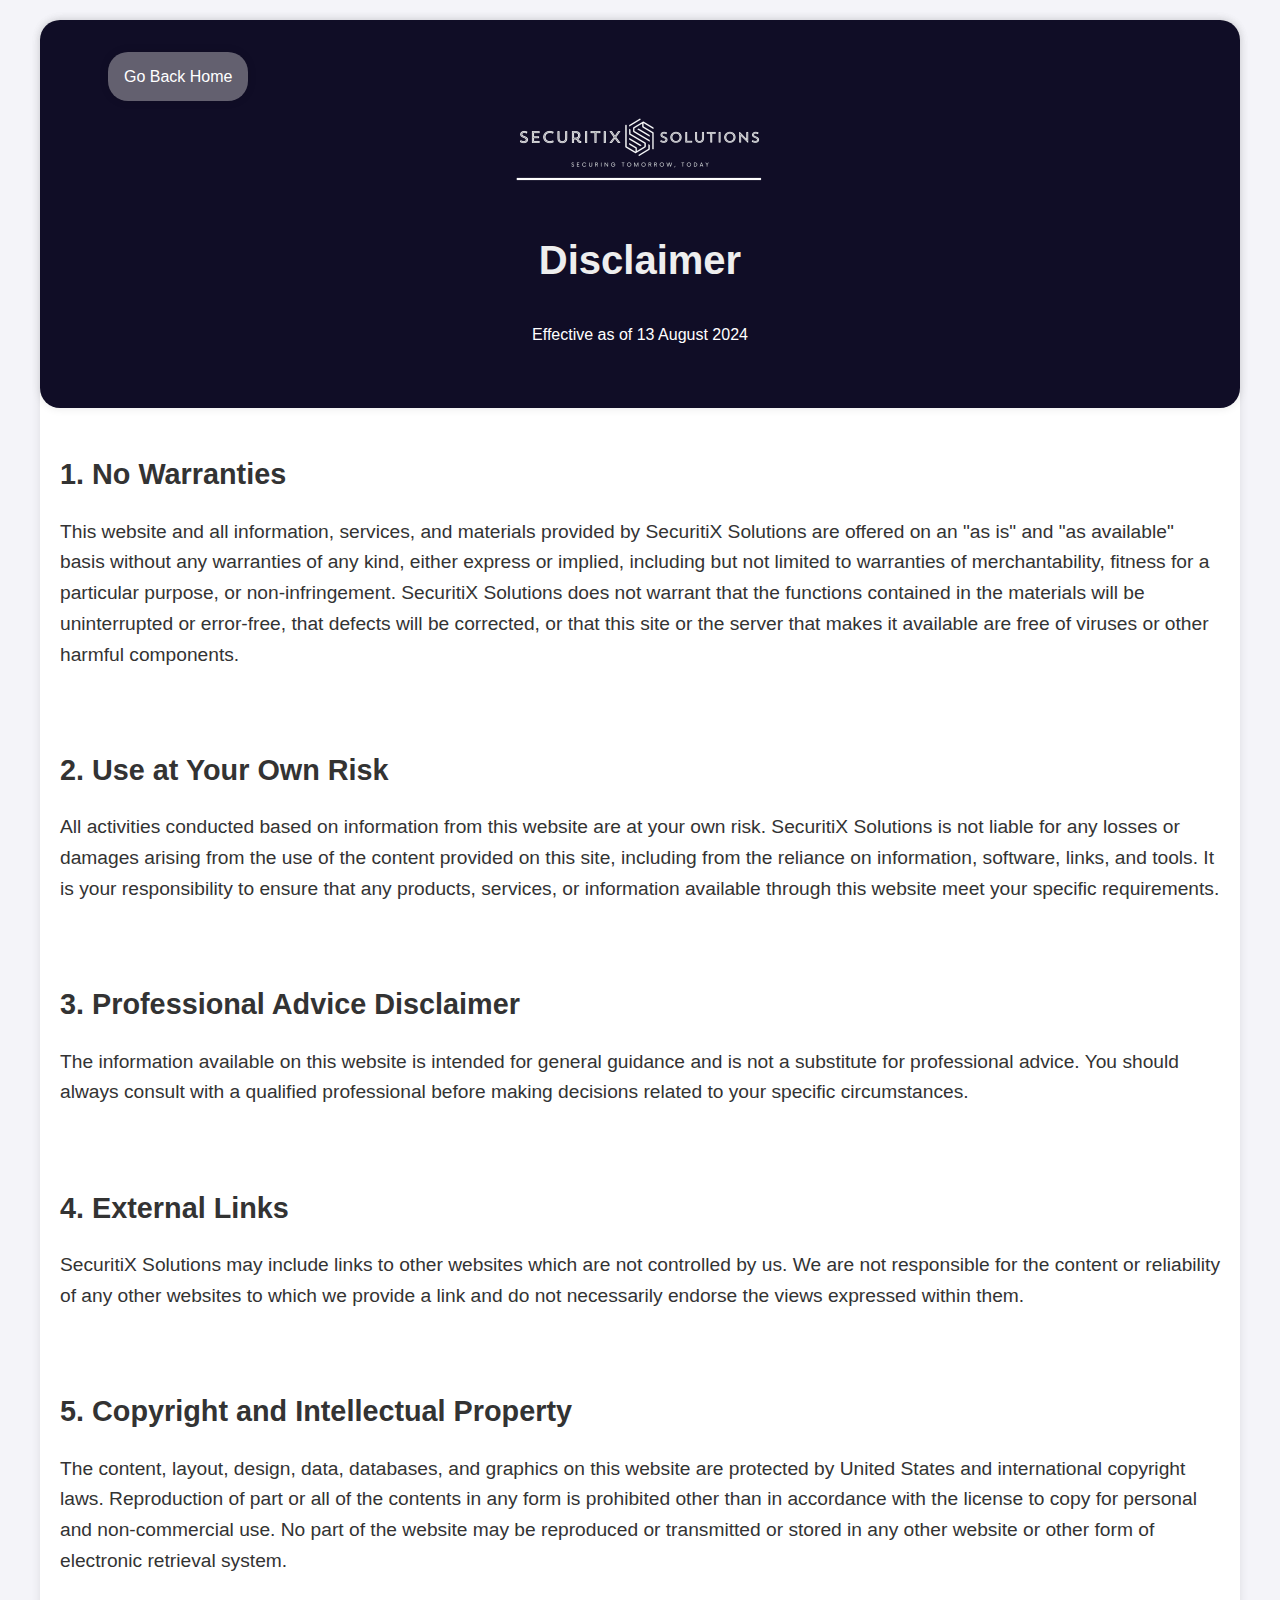
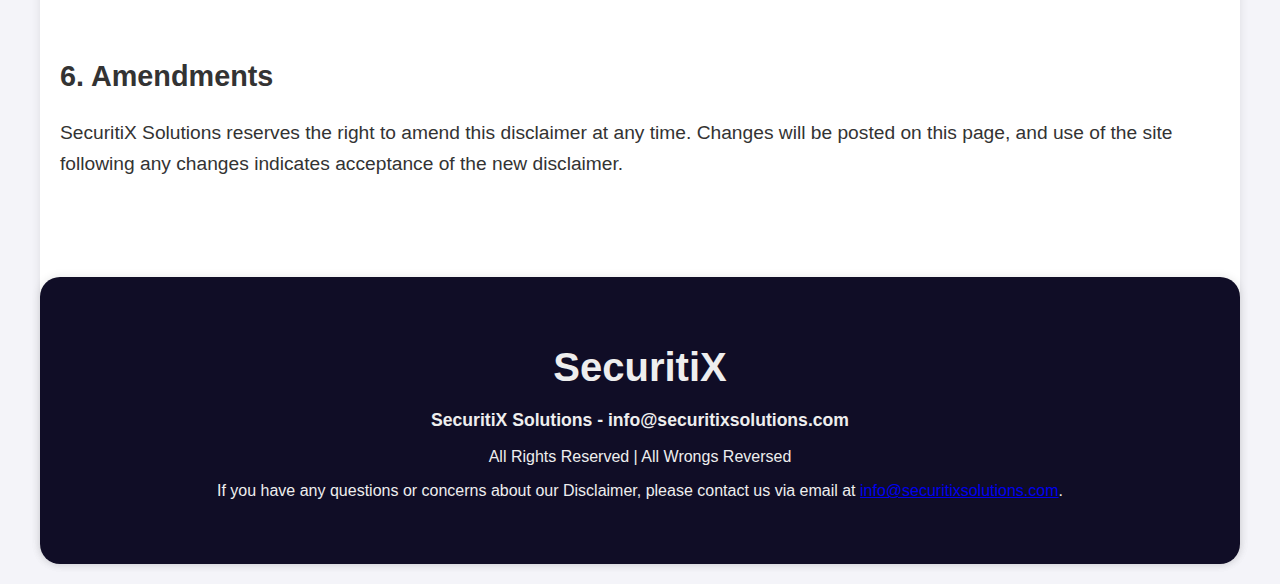
<file: disclaimer.html>
<!DOCTYPE html>
<html lang="en">
<head>
    <meta charset="UTF-8">
    <meta name="viewport" content="width=device-width, initial-scale=1.0">
    <title>Disclaimer - SecuritiX</title>
    <link rel="stylesheet" href="privacy-policy.css">
    <link rel="icon" type="image/x-icon" href="assets/logo-circle-black.ico">
</head>
<body>
    <div class="container" role="document">
        <header>
            <div class="header-links">
                <a href="index.html">Go Back Home</a> 
                <img src="assets\SecuritiX-Logo\logo-white-no-bk.png" alt="SecuritiX Logo">
            </div>
            <h1>Disclaimer</h1>
            <p>Effective as of 13 August 2024</p>
        </header>
        <main>
            <section>
                <h2>1. No Warranties</h2>
                <p>This website and all information, services, and materials provided by SecuritiX Solutions are offered on an "as is" and "as available" basis without any warranties of any kind, either express or implied, including but not limited to warranties of merchantability, fitness for a particular purpose, or non-infringement. SecuritiX Solutions does not warrant that the functions contained in the materials will be uninterrupted or error-free, that defects will be corrected, or that this site or the server that makes it available are free of viruses or other harmful components.</p>
            </section>
            <section>
                <h2>2. Use at Your Own Risk</h2>
                <p>All activities conducted based on information from this website are at your own risk. SecuritiX Solutions is not liable for any losses or damages arising from the use of the content provided on this site, including from the reliance on information, software, links, and tools. It is your responsibility to ensure that any products, services, or information available through this website meet your specific requirements.</p>
            </section>
            <section>
                <h2>3. Professional Advice Disclaimer</h2>
                <p>The information available on this website is intended for general guidance and is not a substitute for professional advice. You should always consult with a qualified professional before making decisions related to your specific circumstances.</p>
            </section>
            <section>
                <h2>4. External Links</h2>
                <p>SecuritiX Solutions may include links to other websites which are not controlled by us. We are not responsible for the content or reliability of any other websites to which we provide a link and do not necessarily endorse the views expressed within them.</p>
            </section>
            <section>
                <h2>5. Copyright and Intellectual Property</h2>
                <p>The content, layout, design, data, databases, and graphics on this website are protected by United States and international copyright laws. Reproduction of part or all of the contents in any form is prohibited other than in accordance with the license to copy for personal and non-commercial use. No part of the website may be reproduced or transmitted or stored in any other website or other form of electronic retrieval system.</p>
            </section>
            <section>
                <h2>6. Amendments</h2>
                <p>SecuritiX Solutions reserves the right to amend this disclaimer at any time. Changes will be posted on this page, and use of the site following any changes indicates acceptance of the new disclaimer.</p>
            </section>
        </main>
        <footer>
            <h2 class="footer">SecuritiX</h2>
            <p class="footer-bolded">SecuritiX Solutions - info@securitixsolutions.com</p>
            <p class="footer">All Rights Reserved | All Wrongs Reversed</p>
            <p class="footer">If you have any questions or concerns about our Disclaimer, please contact us via email at <a href="mailto:info@securitixsolutions.com">info@securitixsolutions.com</a>.</p>
        </footer>
    </div>
</body>
</html>
</file>
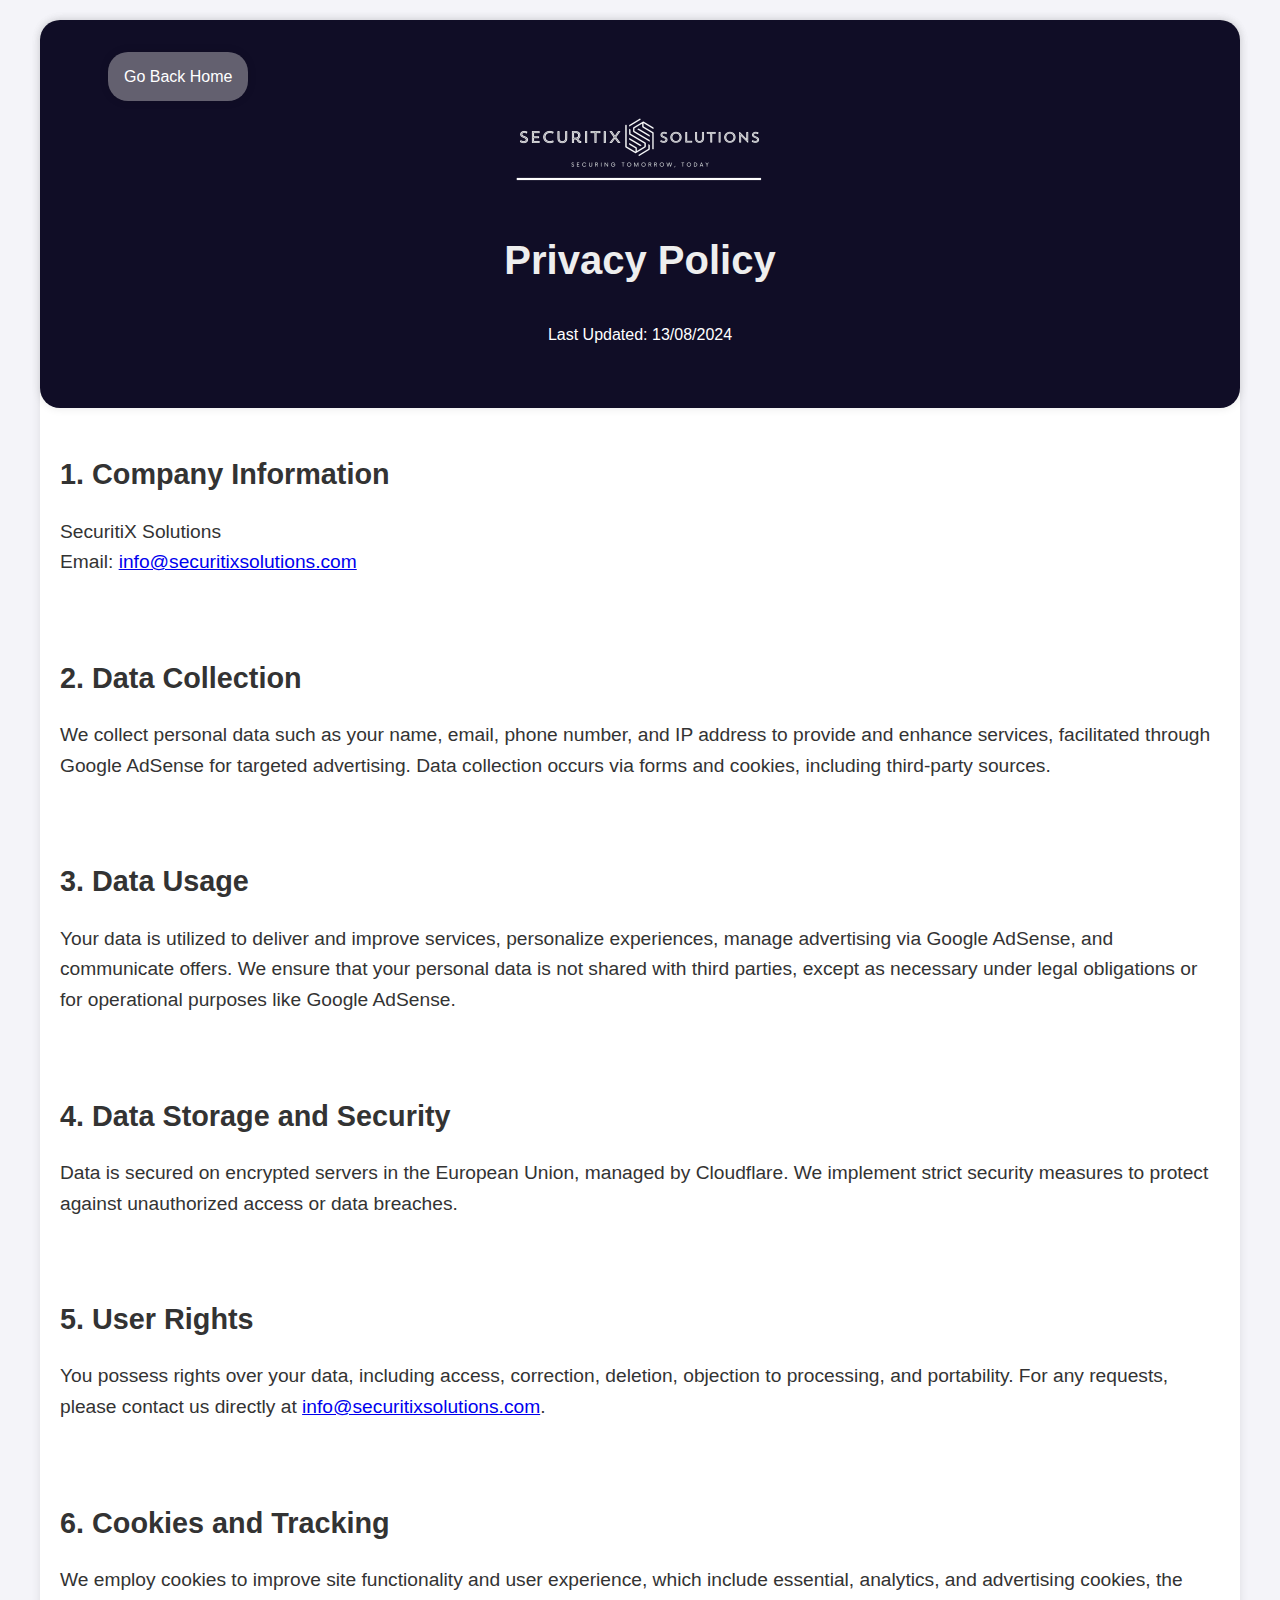
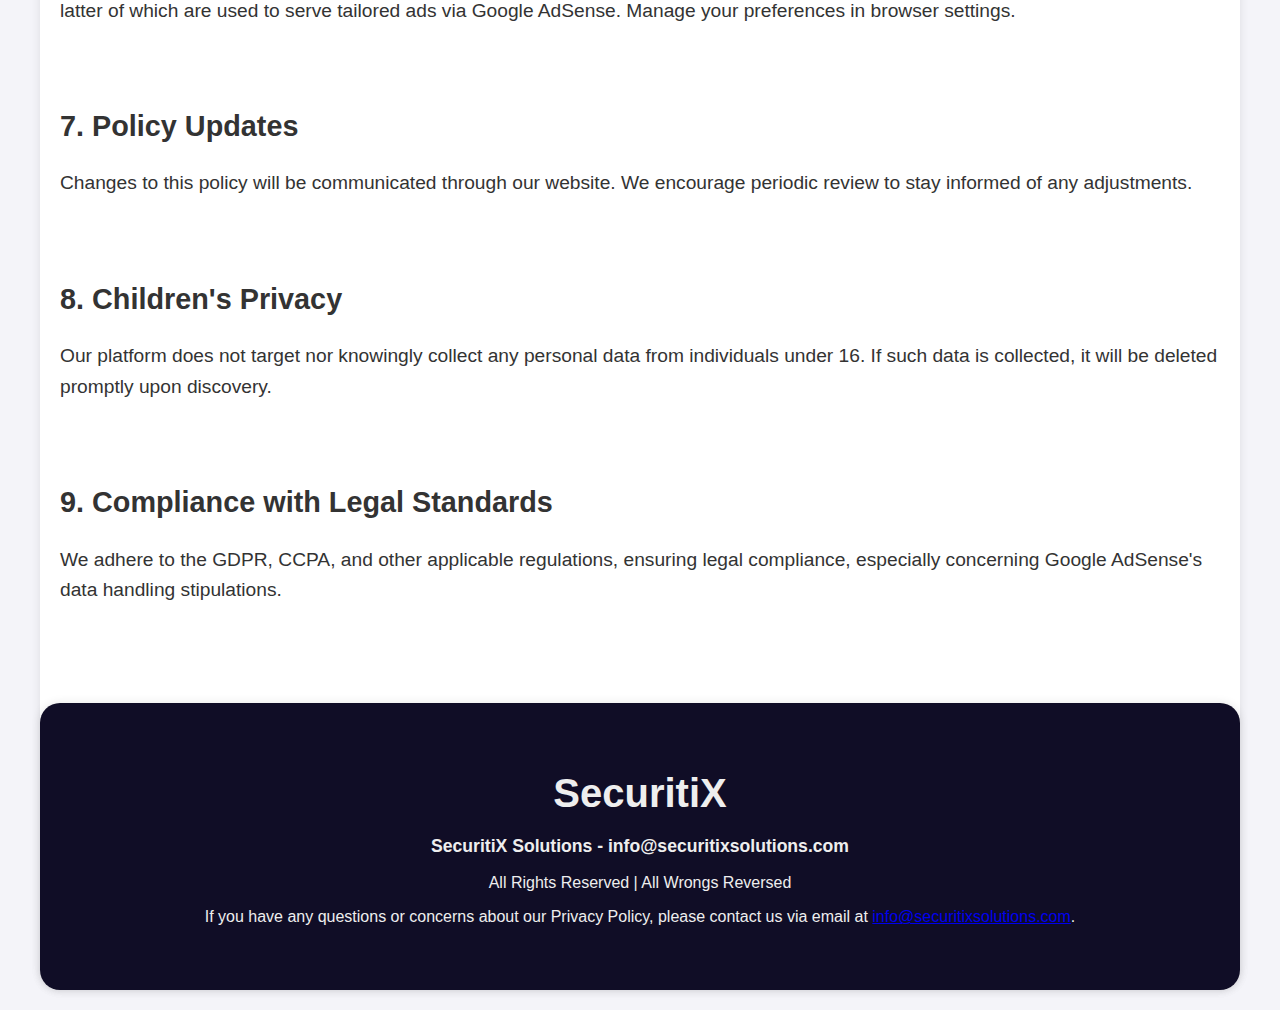
<file: privacy-policy.html>
<!DOCTYPE html>
<html lang="en">
<head>
    <meta charset="UTF-8">
    <meta name="viewport" content="width=device-width, initial-scale=1.0">
    <meta name="description" content="Learn how SecuritiX Solutions handles your personal data, in compliance with global privacy laws and Google AdSense requirements.">
    <title>Privacy Policy - SecuritiX</title>
    <link rel="stylesheet" href="privacy-policy.css">
    <link rel="icon" type="image/x-icon" href="assets/logo-circle-black.ico">
    <script async src="https://pagead2.googlesyndication.com/pagead/js/adsbygoogle.js?client=ca-pub-7739998839533633"
     crossorigin="anonymous"></script>
</head>
<body>
    <div class="container" role="document">
        <header>
            <div class="header-links">
                <a href="index.html">Go Back Home</a> 
                <img src="assets\SecuritiX-Logo\logo-white-no-bk.png" alt="SecuritiX Logo">
            </div>
            <h1>Privacy Policy</h1>
            <p>Last Updated: 13/08/2024</p>
        </header>
        <main>
            <section>
                <h2>1. Company Information</h2>
                <p>SecuritiX Solutions<br>
                Email: <a href="mailto:info@securitixsolutions.com">info@securitixsolutions.com</a></p>
            </section>
            <section>
                <h2>2. Data Collection</h2>
                <p>We collect personal data such as your name, email, phone number, and IP address to provide and enhance services, facilitated through Google AdSense for targeted advertising. Data collection occurs via forms and cookies, including third-party sources.</p>
            </section>
            <section>
                <h2>3. Data Usage</h2>
                <p>Your data is utilized to deliver and improve services, personalize experiences, manage advertising via Google AdSense, and communicate offers. We ensure that your personal data is not shared with third parties, except as necessary under legal obligations or for operational purposes like Google AdSense.</p>
            </section>
            <section>
                <h2>4. Data Storage and Security</h2>
                <p>Data is secured on encrypted servers in the European Union, managed by Cloudflare. We implement strict security measures to protect against unauthorized access or data breaches.</p>
            </section>
            <section>
                <h2>5. User Rights</h2>
                <p>You possess rights over your data, including access, correction, deletion, objection to processing, and portability. For any requests, please contact us directly at <a href="mailto:info@securitixsolutions.com">info@securitixsolutions.com</a>.</p>
            </section>
            <section>
                <h2>6. Cookies and Tracking</h2>
                <p>We employ cookies to improve site functionality and user experience, which include essential, analytics, and advertising cookies, the latter of which are used to serve tailored ads via Google AdSense. Manage your preferences in browser settings.</p>
            </section>
            <section>
                <h2>7. Policy Updates</h2>
                <p>Changes to this policy will be communicated through our website. We encourage periodic review to stay informed of any adjustments.</p>
            </section>
            <section>
                <h2>8. Children's Privacy</h2>
                <p>Our platform does not target nor knowingly collect any personal data from individuals under 16. If such data is collected, it will be deleted promptly upon discovery.</p>
            </section>
            <section>
                <h2>9. Compliance with Legal Standards</h2>
                <p>We adhere to the GDPR, CCPA, and other applicable regulations, ensuring legal compliance, especially concerning Google AdSense's data handling stipulations.</p>
            </section>
        </main>
        <footer>
            <h2 class="footer">SecuritiX</h2>
            <p class="footer-bolded">SecuritiX Solutions - info@securitixsolutions.com</p>
            <p class="footer">All Rights Reserved | All Wrongs Reversed</p>
            <p class="footer">If you have any questions or concerns about our Privacy Policy, please contact us via email at <a href="mailto:info@securitixsolutions.com">info@securitixsolutions.com</a>.</p>
        </footer>
    </div>
</body>
</html>
</file>
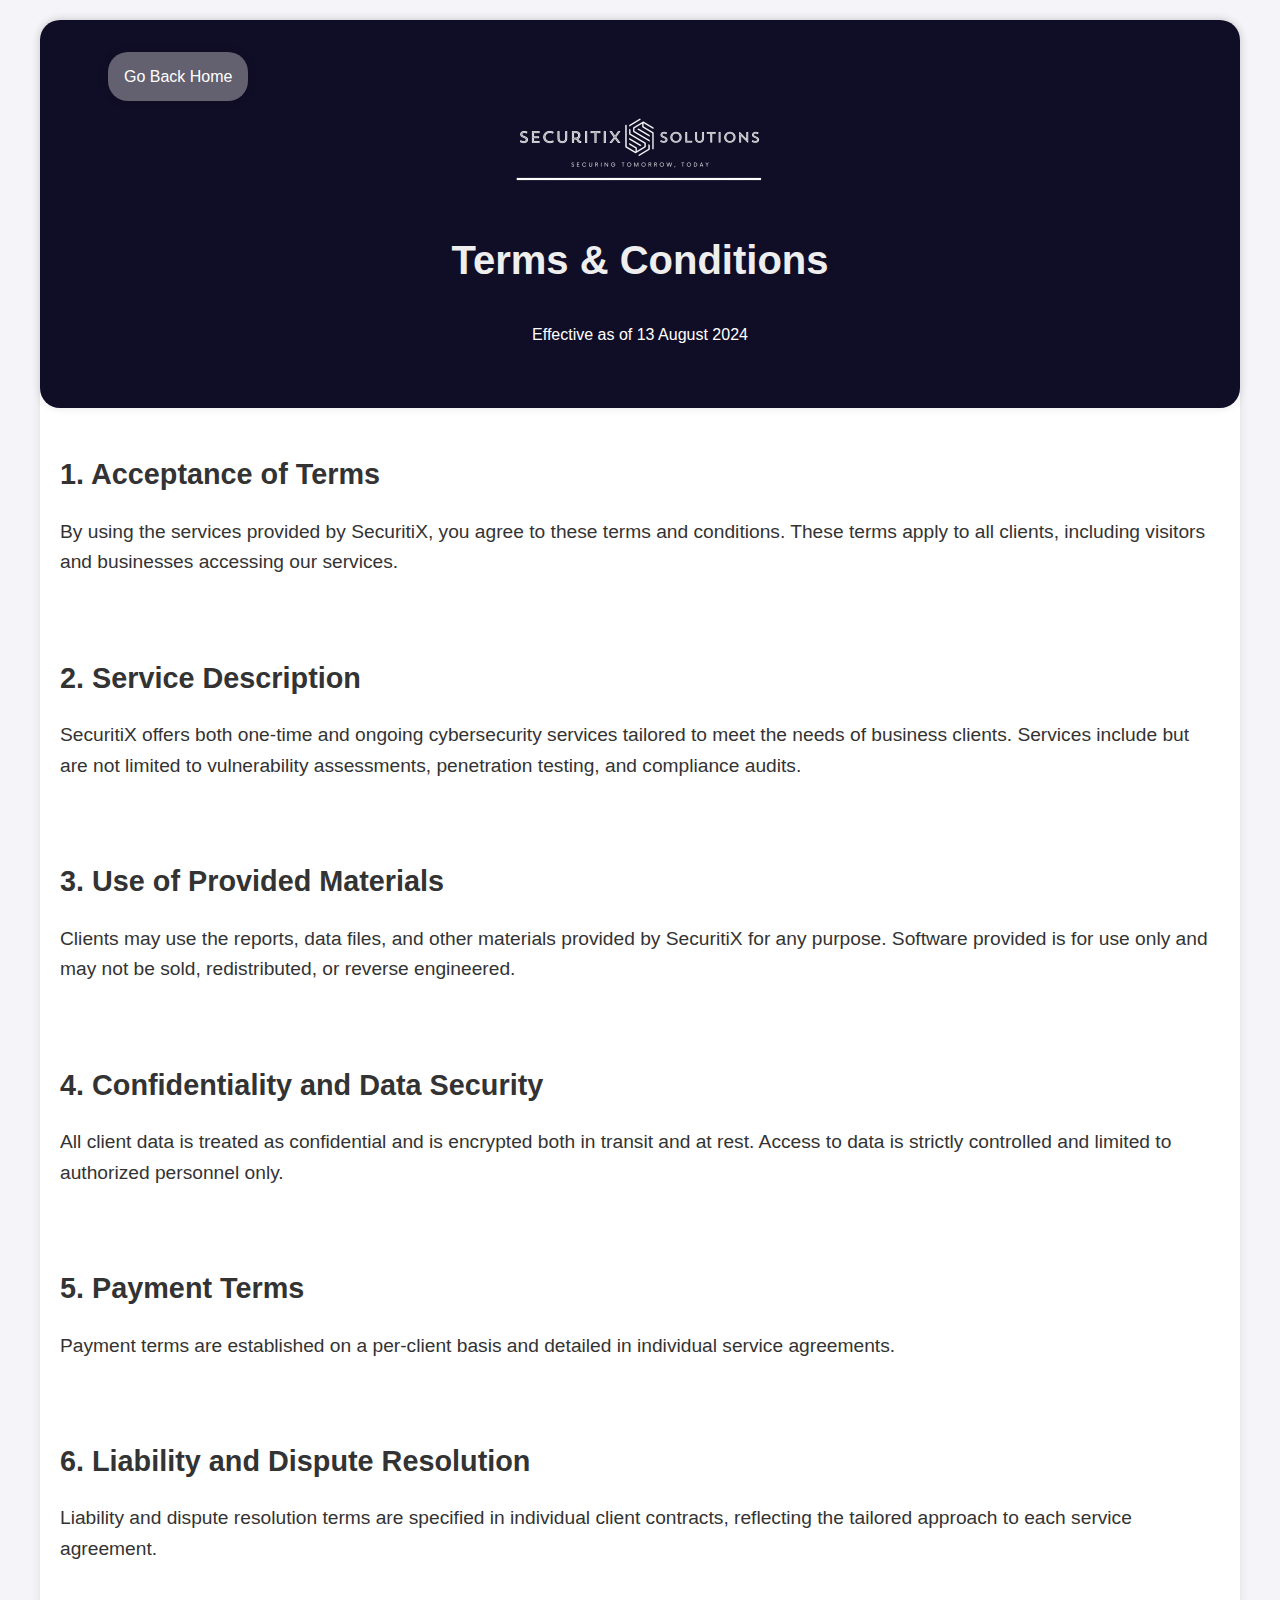
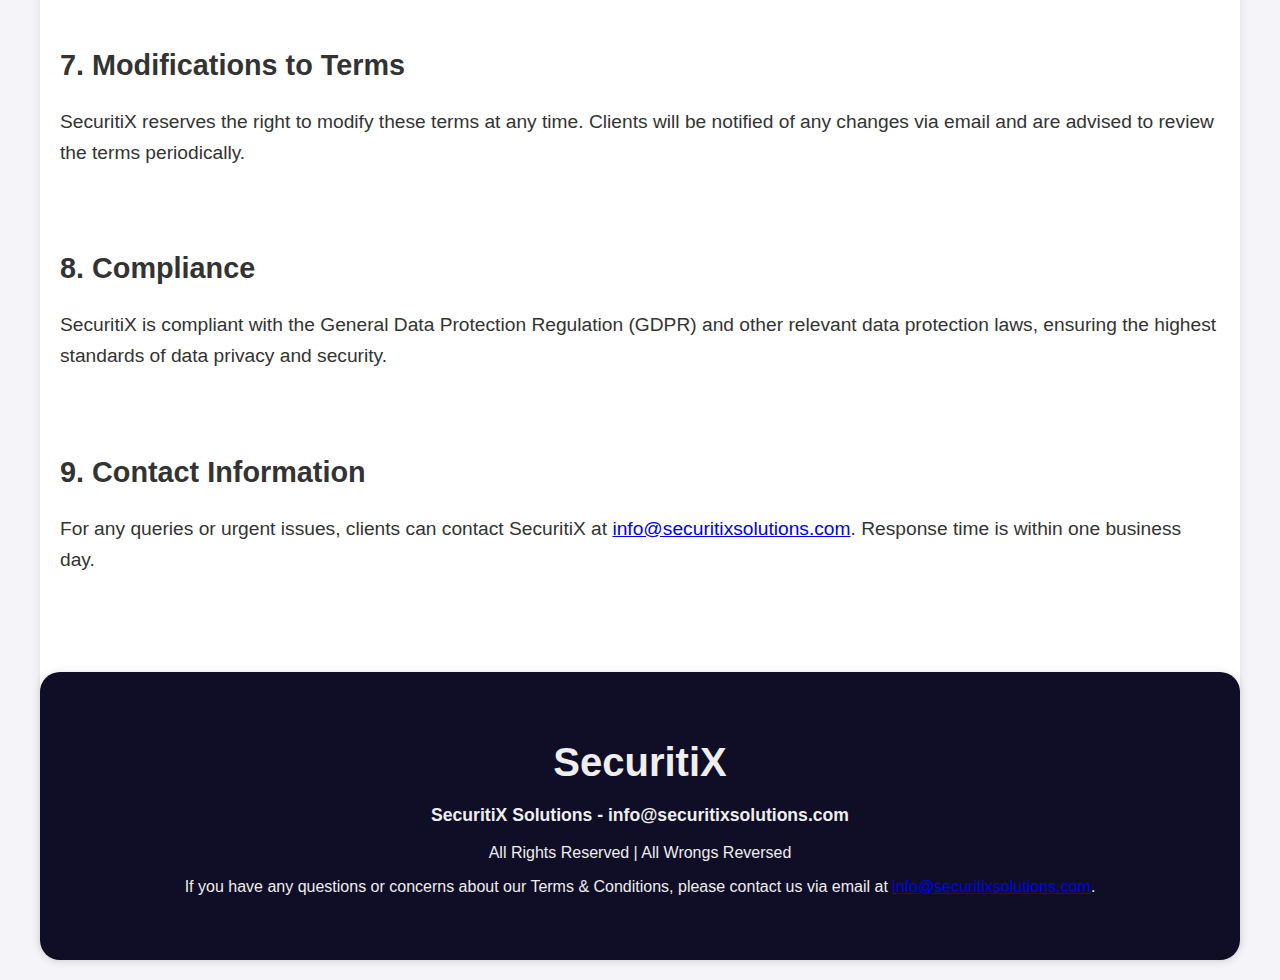
<file: terms-and-conditions.html>
<!DOCTYPE html>
<html lang="en">
<head>
    <meta charset="UTF-8">
    <meta name="viewport" content="width=device-width, initial-scale=1.0">
    <title>Terms & Conditions - SecuritiX</title>
    <link rel="stylesheet" href="privacy-policy.css">
    <link rel="icon" type="image/x-icon" href="assets/logo-circle-black.ico">
</head>
<body>
    <div class="container" role="document">
        <header>
            <div class="header-links">
                <a href="index.html">Go Back Home</a> 
                <img src="assets\SecuritiX-Logo\logo-white-no-bk.png" alt="SecuritiX Logo">
            </div>
            <h1>Terms & Conditions</h1>
            <p>Effective as of 13 August 2024</p>
        </header>
        <main>
            <section>
                <h2>1. Acceptance of Terms</h2>
                <p>By using the services provided by SecuritiX, you agree to these terms and conditions. These terms apply to all clients, including visitors and businesses accessing our services.</p>
            </section>
            <section>
                <h2>2. Service Description</h2>
                <p>SecuritiX offers both one-time and ongoing cybersecurity services tailored to meet the needs of business clients. Services include but are not limited to vulnerability assessments, penetration testing, and compliance audits.</p>
            </section>
            <section>
                <h2>3. Use of Provided Materials</h2>
                <p>Clients may use the reports, data files, and other materials provided by SecuritiX for any purpose. Software provided is for use only and may not be sold, redistributed, or reverse engineered.</p>
            </section>
            <section>
                <h2>4. Confidentiality and Data Security</h2>
                <p>All client data is treated as confidential and is encrypted both in transit and at rest. Access to data is strictly controlled and limited to authorized personnel only.</p>
            </section>
            <section>
                <h2>5. Payment Terms</h2>
                <p>Payment terms are established on a per-client basis and detailed in individual service agreements.</p>
            </section>
            <section>
                <h2>6. Liability and Dispute Resolution</h2>
                <p>Liability and dispute resolution terms are specified in individual client contracts, reflecting the tailored approach to each service agreement.</p>
            </section>
            <section>
                <h2>7. Modifications to Terms</h2>
                <p>SecuritiX reserves the right to modify these terms at any time. Clients will be notified of any changes via email and are advised to review the terms periodically.</p>
            </section>
            <section>
                <h2>8. Compliance</h2>
                <p>SecuritiX is compliant with the General Data Protection Regulation (GDPR) and other relevant data protection laws, ensuring the highest standards of data privacy and security.</p>
            </section>
            <section>
                <h2>9. Contact Information</h2>
                <p>For any queries or urgent issues, clients can contact SecuritiX at <a href="mailto:info@securitixsolutions.com">info@securitixsolutions.com</a>. Response time is within one business day.</p>
            </section>
        </main>
        <footer>
            <h2 class="footer">SecuritiX</h2>
            <p class="footer-bolded">SecuritiX Solutions - info@securitixsolutions.com</p>
            <p class="footer">All Rights Reserved | All Wrongs Reversed</p>
            <p class="footer">If you have any questions or concerns about our Terms & Conditions, please contact us via email at <a href="mailto:info@securitixsolutions.com">info@securitixsolutions.com</a>.</p>
        </footer>
    </div>
</body>
</html>
</file>
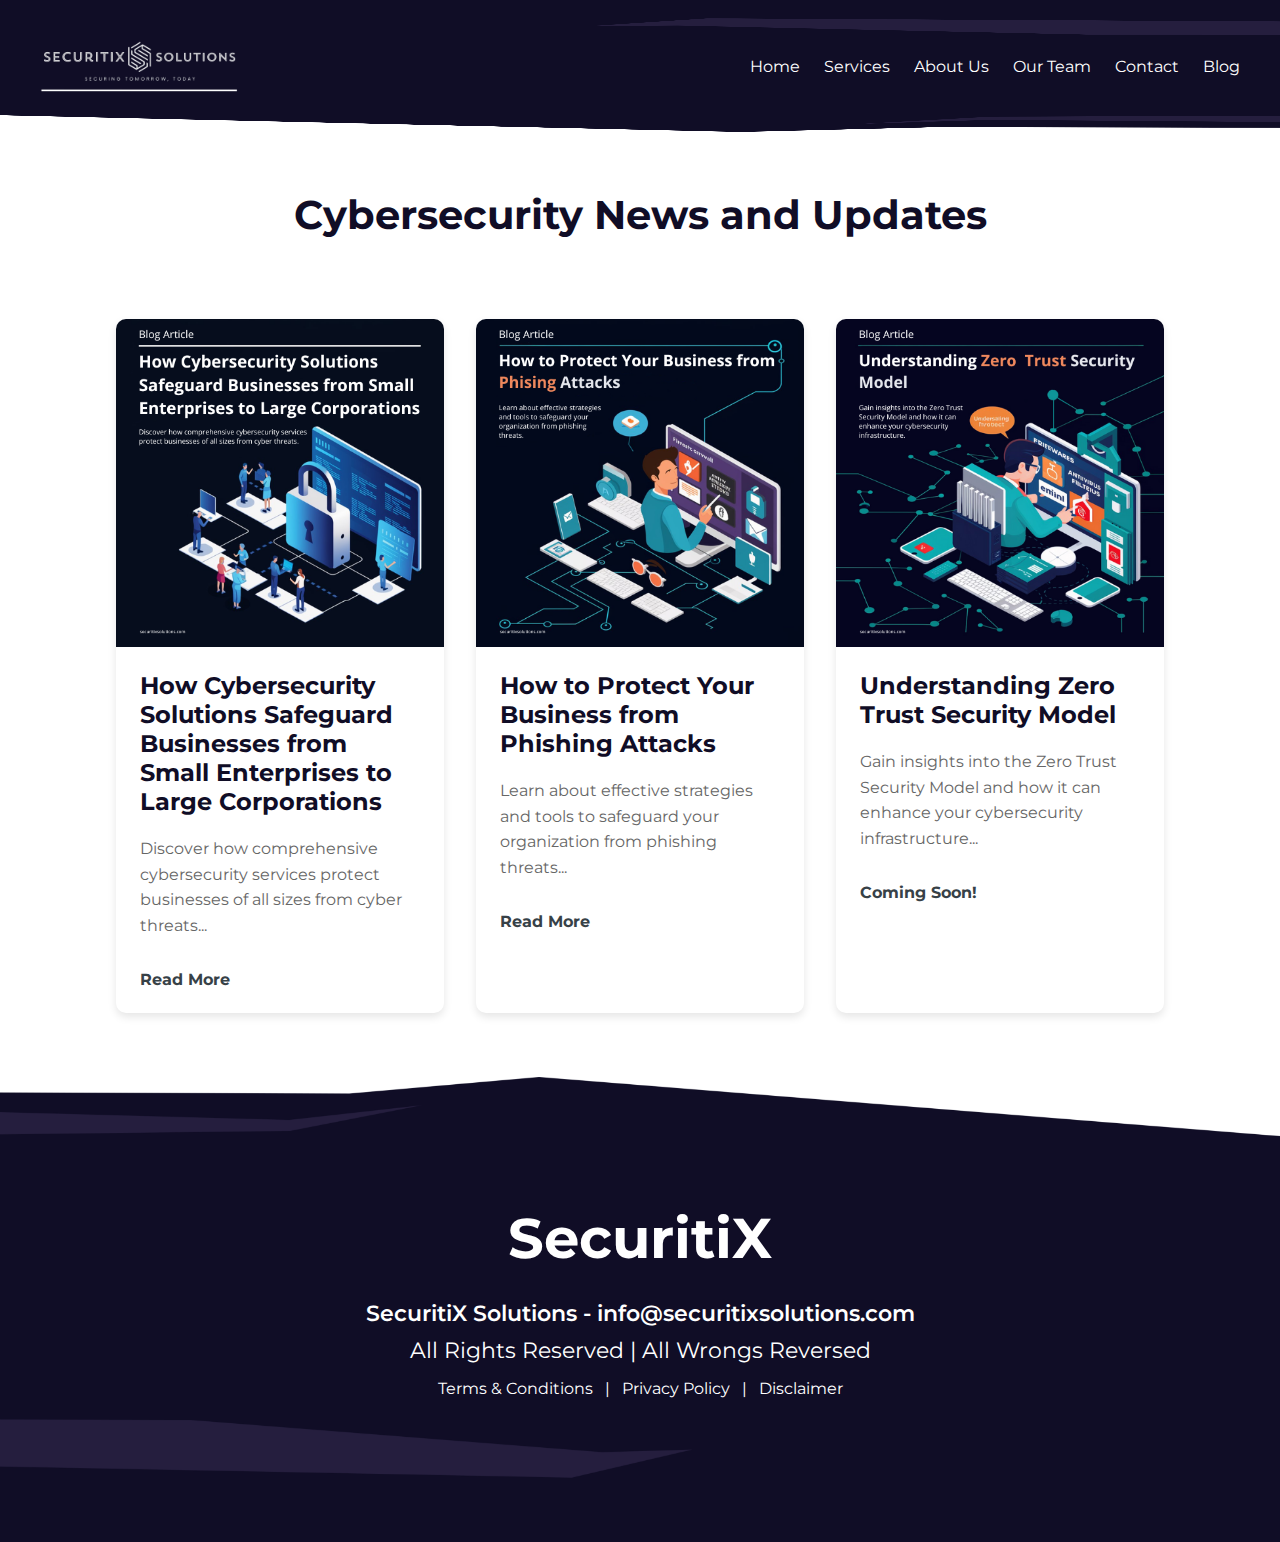
<file: Blog/blog.html>
<!DOCTYPE html>
<html lang="en">
<head>
    <meta charset="UTF-8">
    <meta name="viewport" content="width=device-width, initial-scale=1.0">
    <title>Latest Trends, Tips, and News in Cybersecurity | SecuritiX Blog</title>
    <meta name="description" content="Stay updated with the latest trends in cybersecurity. SecuritiX Blog provides insights, tips, and news to help you stay secure.">
    <meta name="keywords" content="Cybersecurity, Cybersecurity Blog, Cybersecurity News, Cybersecurity Tips, SecuritiX">
    <link rel="stylesheet" href="https://fonts.googleapis.com/css2?family=Montserrat:wght@400;700&family=Open+Sans:wght@400;600&display=swap">
    <link rel="stylesheet" href="styles-blog.css">
    <link rel="icon" type="image/x-icon" href="../assets\logo-circle-black.ico">
    <script async src="https://pagead2.googlesyndication.com/pagead/js/adsbygoogle.js?client=ca-pub-7739998839533633"
     crossorigin="anonymous"></script>
</head>
<body>
    <header>
        <div class="container">
            <img src="../../assets\SecuritiX-Logo\logo-white-no-bk.png" alt="SecuritiX Logo" class="logo">
            <nav class="navbar">
                <ul class="nav-menu">
                    <li><a href="../index.html#home">Home</a></li>
                    <li><a href="../index.html#services">Services</a></li>
                    <li><a href="../index.html#about">About Us</a></li>
                    <li><a href="../index.html#team">Our Team</a></li>
                    <li><a href="../index.html#contact">Contact</a></li>
                    <li><a href="blog.html">Blog</a></li>
                </ul>
            </nav>
        </div>
    </header>

    <main>
        <section id="blog">
            <div class="container">
                <h1>Cybersecurity News and Updates</h1>
                <div class="blog-container">
                    <article class="blog-post">
                        <img src="blog_posts/how-cybersecurity-solutions-safeguard-businesses/article.png" alt="How Cybersecurity Solutions Safeguard Businesses">
                        <div class="post-content">
                            <h2>How Cybersecurity Solutions Safeguard Businesses from Small Enterprises to Large Corporations</h2>
                            <p>Discover how comprehensive cybersecurity services protect businesses of all sizes from cyber threats...</p>
                            <a href="blog_posts/how-cybersecurity-solutions-safeguard-businesses/index.html" class="read-more">Read More</a>
                        </div>
                    </article>
                    <article class="blog-post">
                        <img src="blog_posts\protect-from-phishing\article.png" alt="Protect from Phishing">
                        <div class="post-content">
                            <h2>How to Protect Your Business from Phishing Attacks</h2>
                            <p>Learn about effective strategies and tools to safeguard your organization from phishing threats...</p>
                            <a href="blog_posts/protect-from-phishing\index.html" class="read-more">Read More</a>
                        </div>
                    </article>
                    <article class="blog-post">
                        <img src="blog_posts/zero-trust-model/article.png" alt="Zero Trust Security Model">
                        <div class="post-content">
                            <h2>Understanding Zero Trust Security Model</h2>
                            <p>Gain insights into the Zero Trust Security Model and how it can enhance your cybersecurity infrastructure...</p>
                            <a href="blog_posts/coming-soon/coming-soon.html" class="read-more">Coming Soon!</a>
                        </div>
                    </article>
                </div>
            </div>
        </section>
    </main>

    <footer>
        <div class="footer-content">
            <h2>SecuritiX</h2>
            <p class="bolded">SecuritiX Solutions - info@securitixsolutions.com</p>
            <p>All Rights Reserved | All Wrongs Reversed</p>
            <div class="footer-links">
                <a href="../terms-and-conditions.html">Terms & Conditions</a> | 
                <a href="../privacy-policy.html">Privacy Policy</a> | 
                <a href="../disclaimer.html">Disclaimer</a>
            </div>
        </div>
    </footer>
</body>
</html>
</file>
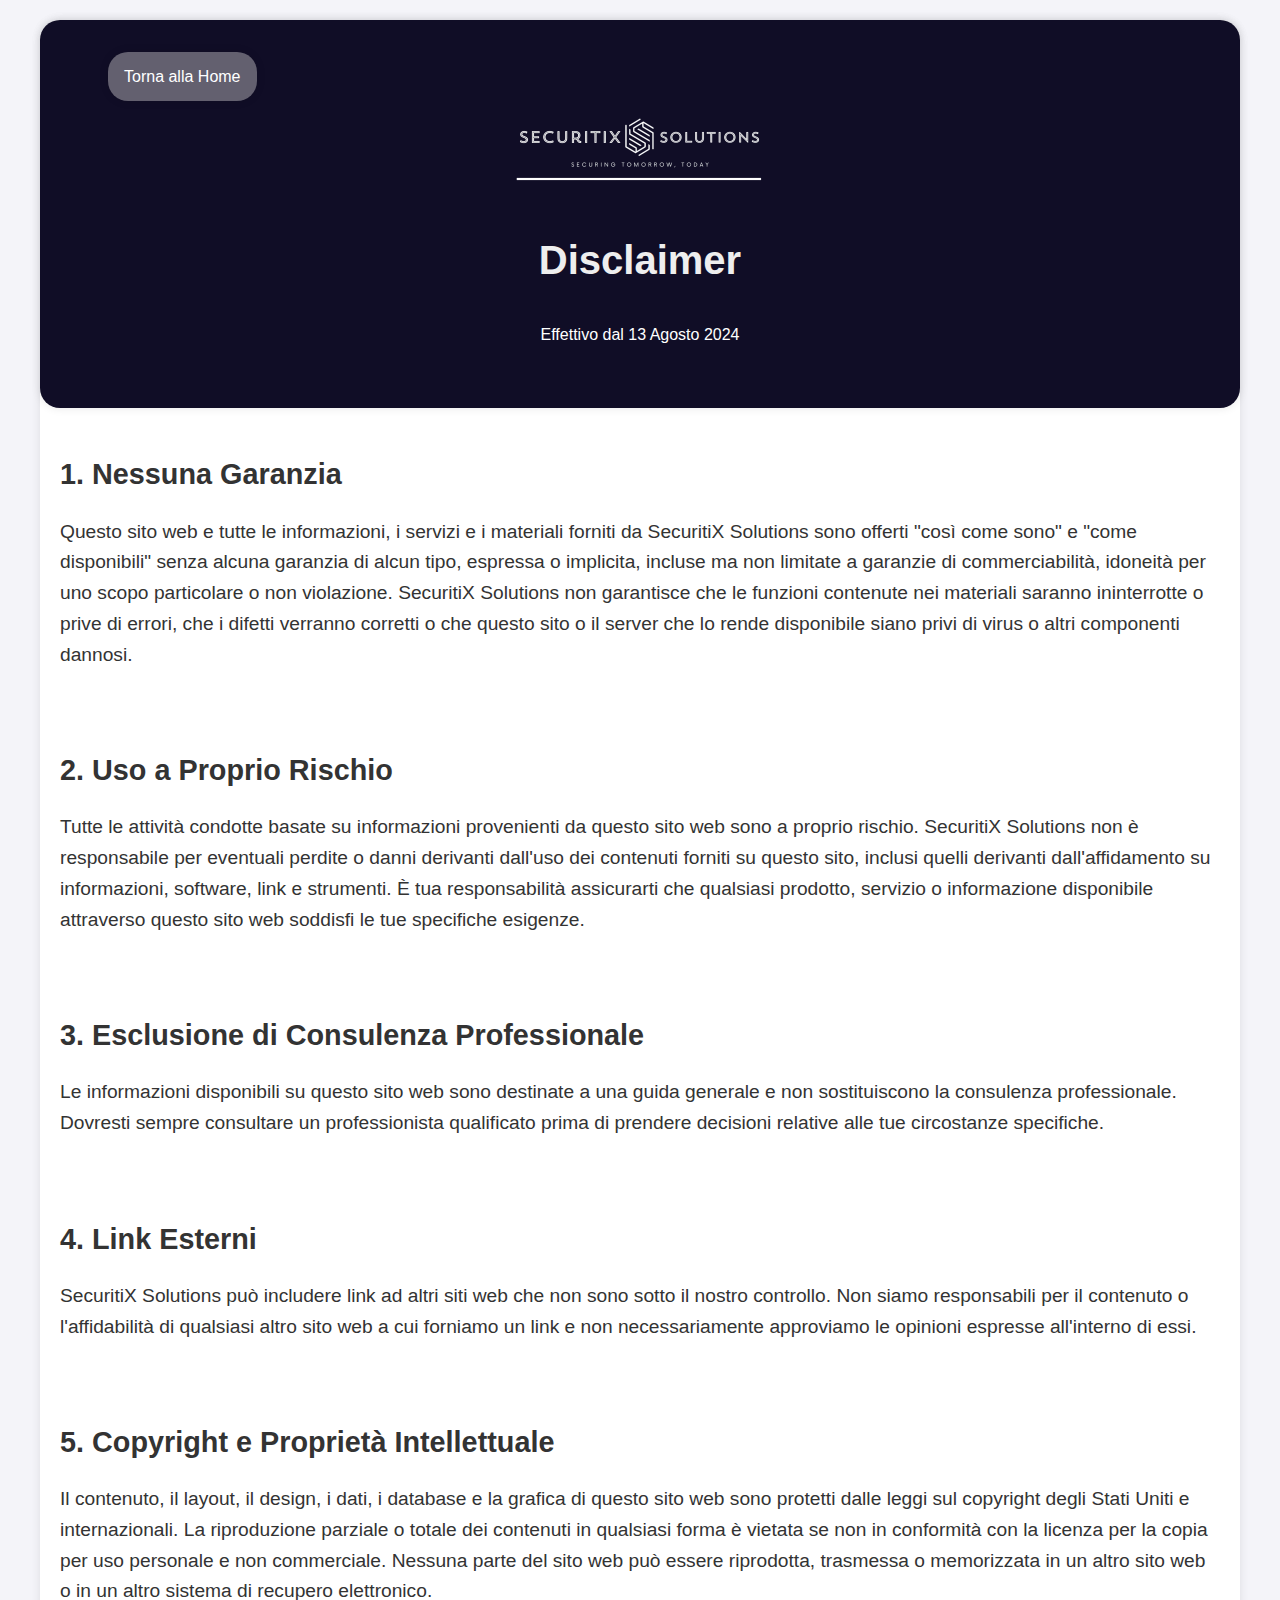
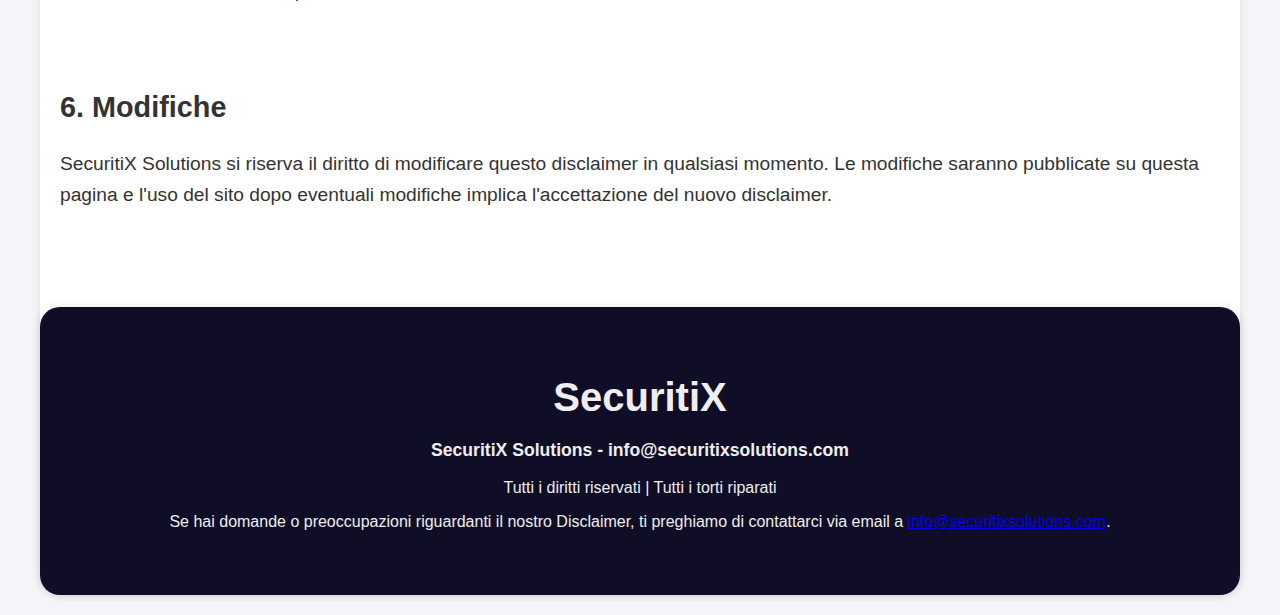
<file: it/disclaimer.html>
<!DOCTYPE html>
<html lang="it">
<head>
    <meta charset="UTF-8">
    <meta name="viewport" content="width=device-width, initial-scale=1.0">
    <title>Disclaimer - SecuritiX</title>
    <link rel="stylesheet" href="..\privacy-policy.css">
    <link rel="icon" type="image/x-icon" href="..\assets/logo-circle-black.ico">
</head>
<body>
    <div class="container" role="document">
        <header>
            <div class="header-links">
                <a href="index.html">Torna alla Home</a> 
                <img src="..\assets\SecuritiX-Logo\logo-white-no-bk.png" alt="Logo SecuritiX">
            </div>
            <h1>Disclaimer</h1>
            <p>Effettivo dal 13 Agosto 2024</p>
        </header>
        <main>
            <section>
                <h2>1. Nessuna Garanzia</h2>
                <p>Questo sito web e tutte le informazioni, i servizi e i materiali forniti da SecuritiX Solutions sono offerti "così come sono" e "come disponibili" senza alcuna garanzia di alcun tipo, espressa o implicita, incluse ma non limitate a garanzie di commerciabilità, idoneità per uno scopo particolare o non violazione. SecuritiX Solutions non garantisce che le funzioni contenute nei materiali saranno ininterrotte o prive di errori, che i difetti verranno corretti o che questo sito o il server che lo rende disponibile siano privi di virus o altri componenti dannosi.</p>
            </section>
            <section>
                <h2>2. Uso a Proprio Rischio</h2>
                <p>Tutte le attività condotte basate su informazioni provenienti da questo sito web sono a proprio rischio. SecuritiX Solutions non è responsabile per eventuali perdite o danni derivanti dall'uso dei contenuti forniti su questo sito, inclusi quelli derivanti dall'affidamento su informazioni, software, link e strumenti. È tua responsabilità assicurarti che qualsiasi prodotto, servizio o informazione disponibile attraverso questo sito web soddisfi le tue specifiche esigenze.</p>
            </section>
            <section>
                <h2>3. Esclusione di Consulenza Professionale</h2>
                <p>Le informazioni disponibili su questo sito web sono destinate a una guida generale e non sostituiscono la consulenza professionale. Dovresti sempre consultare un professionista qualificato prima di prendere decisioni relative alle tue circostanze specifiche.</p>
            </section>
            <section>
                <h2>4. Link Esterni</h2>
                <p>SecuritiX Solutions può includere link ad altri siti web che non sono sotto il nostro controllo. Non siamo responsabili per il contenuto o l'affidabilità di qualsiasi altro sito web a cui forniamo un link e non necessariamente approviamo le opinioni espresse all'interno di essi.</p>
            </section>
            <section>
                <h2>5. Copyright e Proprietà Intellettuale</h2>
                <p>Il contenuto, il layout, il design, i dati, i database e la grafica di questo sito web sono protetti dalle leggi sul copyright degli Stati Uniti e internazionali. La riproduzione parziale o totale dei contenuti in qualsiasi forma è vietata se non in conformità con la licenza per la copia per uso personale e non commerciale. Nessuna parte del sito web può essere riprodotta, trasmessa o memorizzata in un altro sito web o in un altro sistema di recupero elettronico.</p>
            </section>
            <section>
                <h2>6. Modifiche</h2>
                <p>SecuritiX Solutions si riserva il diritto di modificare questo disclaimer in qualsiasi momento. Le modifiche saranno pubblicate su questa pagina e l'uso del sito dopo eventuali modifiche implica l'accettazione del nuovo disclaimer.</p>
            </section>
        </main>
        <footer>
            <h2 class="footer">SecuritiX</h2>
            <p class="footer-bolded">SecuritiX Solutions - info@securitixsolutions.com</p>
            <p class="footer">Tutti i diritti riservati | Tutti i torti riparati</p>
            <p class="footer">Se hai domande o preoccupazioni riguardanti il nostro Disclaimer, ti preghiamo di contattarci via email a <a href="mailto:info@securitixsolutions.com">info@securitixsolutions.com</a>.</p>
        </footer>
    </div>
</body>
</html>
</file>
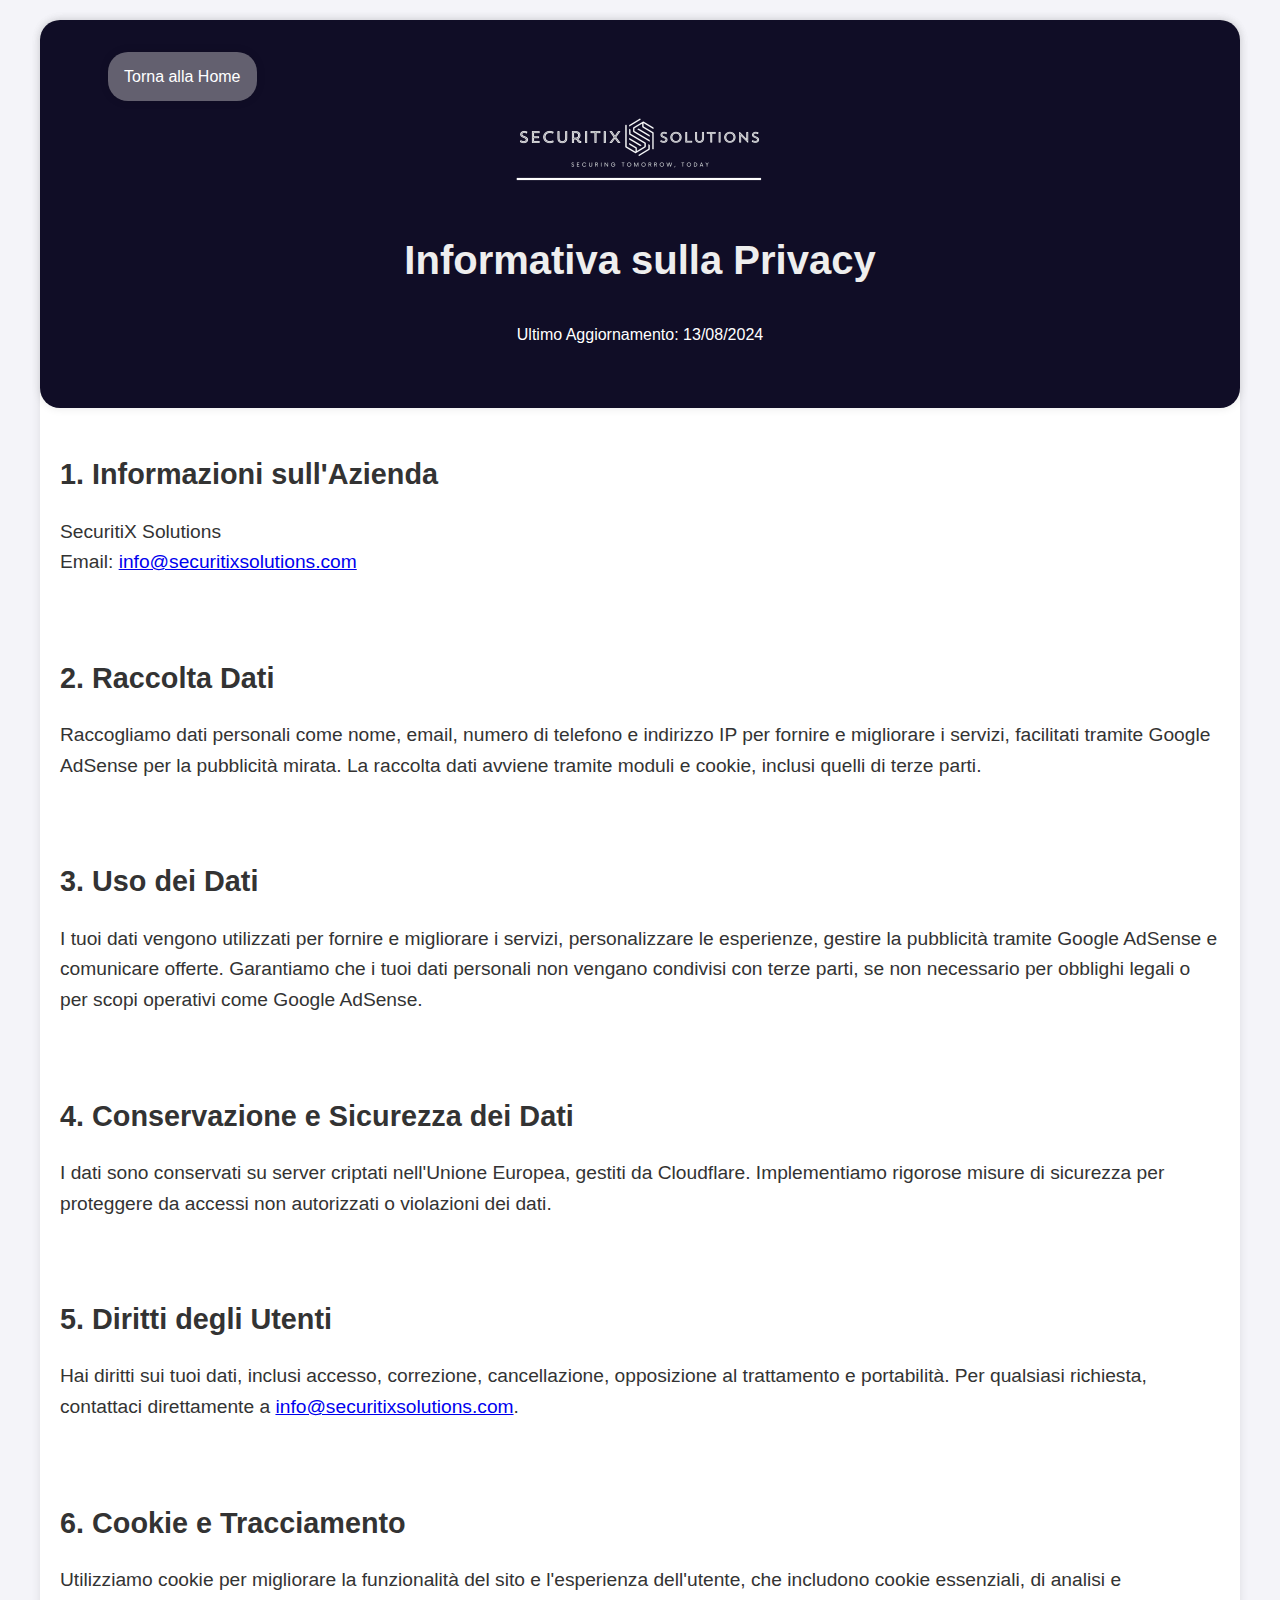
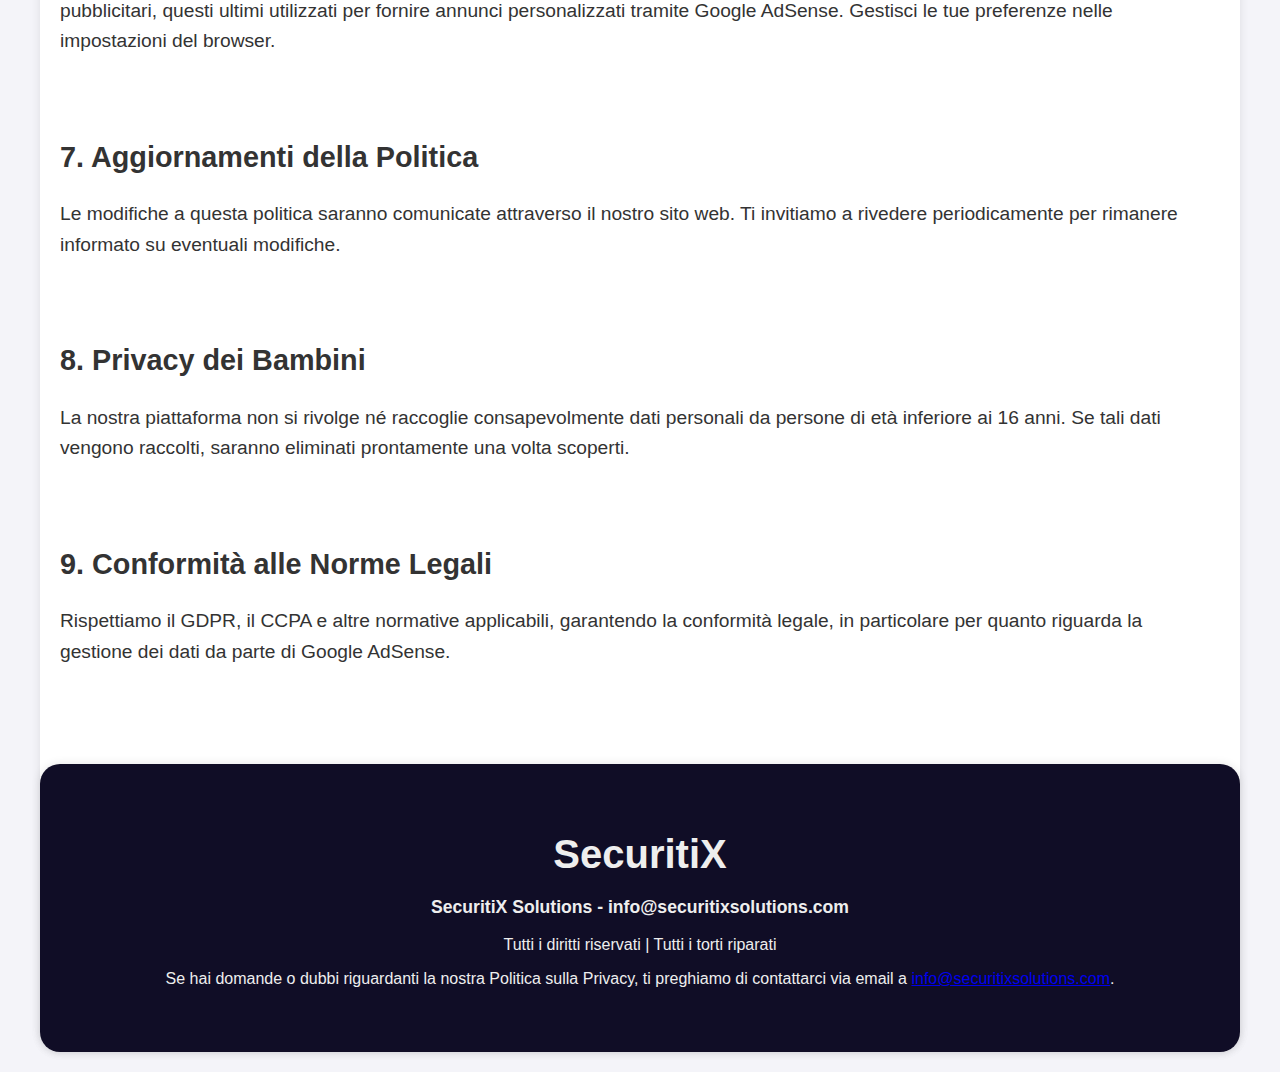
<file: it/privacy-policy.html>
<!DOCTYPE html>
<html lang="it">
<head>
    <meta charset="UTF-8">
    <meta name="viewport" content="width=device-width, initial-scale=1.0">
    <meta name="description" content="Scopri come SecuritiX Solutions gestisce i tuoi dati personali, in conformità con le leggi globali sulla privacy e i requisiti di Google AdSense.">
    <title>Informativa sulla Privacy - SecuritiX</title>
    <link rel="stylesheet" href="..\privacy-policy.css">
    <link rel="icon" type="image/x-icon" href="..\assets/logo-circle-black.ico">
    <script async src="https://pagead2.googlesyndication.com/pagead/js/adsbygoogle.js?client=ca-pub-7739998839533633"
     crossorigin="anonymous"></script>
</head>
<body>
    <div class="container" role="document">
        <header>
            <div class="header-links">
                <a href="index.html">Torna alla Home</a> 
                <img src="..\assets\SecuritiX-Logo\logo-white-no-bk.png" alt="Logo SecuritiX">
            </div>
            <h1>Informativa sulla Privacy</h1>
            <p>Ultimo Aggiornamento: 13/08/2024</p>
        </header>
        <main>
            <section>
                <h2>1. Informazioni sull'Azienda</h2>
                <p>SecuritiX Solutions<br>
                Email: <a href="mailto:info@securitixsolutions.com">info@securitixsolutions.com</a></p>
            </section>
            <section>
                <h2>2. Raccolta Dati</h2>
                <p>Raccogliamo dati personali come nome, email, numero di telefono e indirizzo IP per fornire e migliorare i servizi, facilitati tramite Google AdSense per la pubblicità mirata. La raccolta dati avviene tramite moduli e cookie, inclusi quelli di terze parti.</p>
            </section>
            <section>
                <h2>3. Uso dei Dati</h2>
                <p>I tuoi dati vengono utilizzati per fornire e migliorare i servizi, personalizzare le esperienze, gestire la pubblicità tramite Google AdSense e comunicare offerte. Garantiamo che i tuoi dati personali non vengano condivisi con terze parti, se non necessario per obblighi legali o per scopi operativi come Google AdSense.</p>
            </section>
            <section>
                <h2>4. Conservazione e Sicurezza dei Dati</h2>
                <p>I dati sono conservati su server criptati nell'Unione Europea, gestiti da Cloudflare. Implementiamo rigorose misure di sicurezza per proteggere da accessi non autorizzati o violazioni dei dati.</p>
            </section>
            <section>
                <h2>5. Diritti degli Utenti</h2>
                <p>Hai diritti sui tuoi dati, inclusi accesso, correzione, cancellazione, opposizione al trattamento e portabilità. Per qualsiasi richiesta, contattaci direttamente a <a href="mailto:info@securitixsolutions.com">info@securitixsolutions.com</a>.</p>
            </section>
            <section>
                <h2>6. Cookie e Tracciamento</h2>
                <p>Utilizziamo cookie per migliorare la funzionalità del sito e l'esperienza dell'utente, che includono cookie essenziali, di analisi e pubblicitari, questi ultimi utilizzati per fornire annunci personalizzati tramite Google AdSense. Gestisci le tue preferenze nelle impostazioni del browser.</p>
            </section>
            <section>
                <h2>7. Aggiornamenti della Politica</h2>
                <p>Le modifiche a questa politica saranno comunicate attraverso il nostro sito web. Ti invitiamo a rivedere periodicamente per rimanere informato su eventuali modifiche.</p>
            </section>
            <section>
                <h2>8. Privacy dei Bambini</h2>
                <p>La nostra piattaforma non si rivolge né raccoglie consapevolmente dati personali da persone di età inferiore ai 16 anni. Se tali dati vengono raccolti, saranno eliminati prontamente una volta scoperti.</p>
            </section>
            <section>
                <h2>9. Conformità alle Norme Legali</h2>
                <p>Rispettiamo il GDPR, il CCPA e altre normative applicabili, garantendo la conformità legale, in particolare per quanto riguarda la gestione dei dati da parte di Google AdSense.</p>
            </section>
        </main>
        <footer>
            <h2 class="footer">SecuritiX</h2>
            <p class="footer-bolded">SecuritiX Solutions - info@securitixsolutions.com</p>
            <p class="footer">Tutti i diritti riservati | Tutti i torti riparati</p>
            <p class="footer">Se hai domande o dubbi riguardanti la nostra Politica sulla Privacy, ti preghiamo di contattarci via email a <a href="mailto:info@securitixsolutions.com">info@securitixsolutions.com</a>.</p>
        </footer>
    </div>
</body>
</html>
</file>
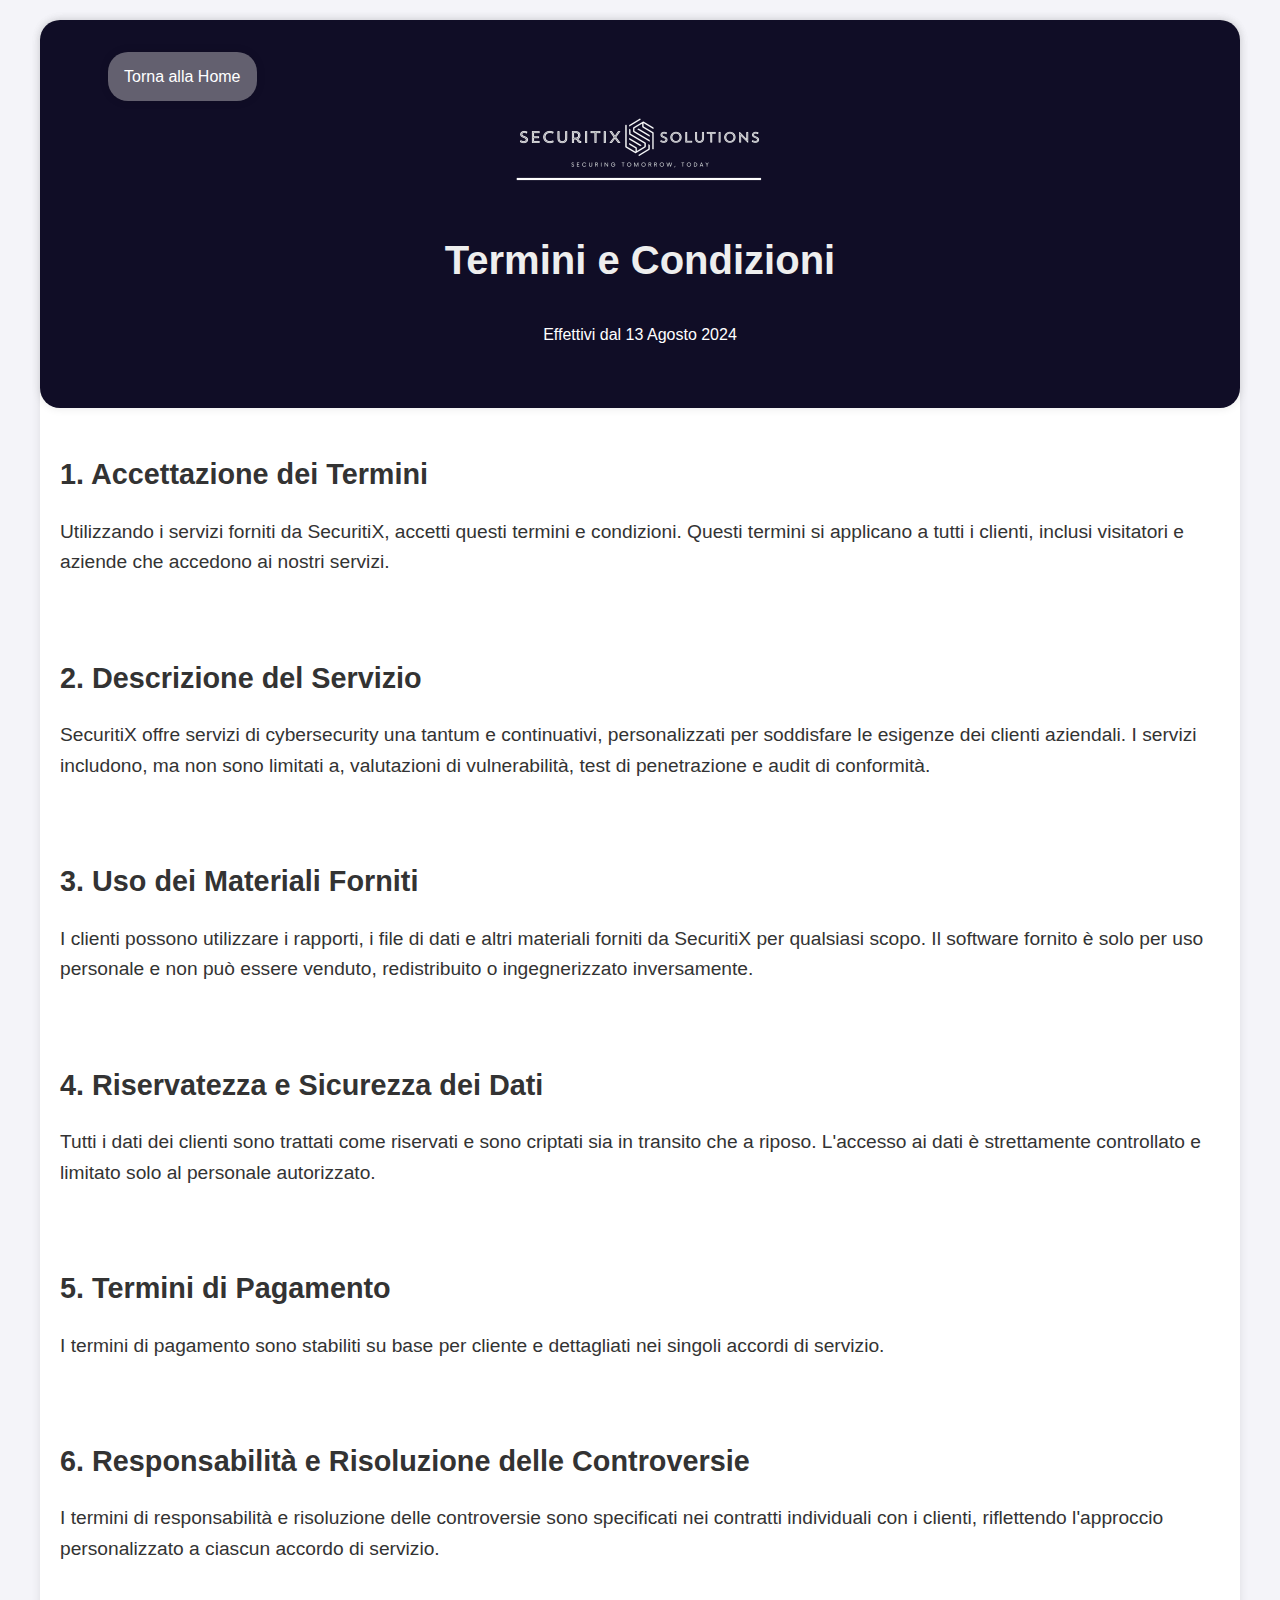
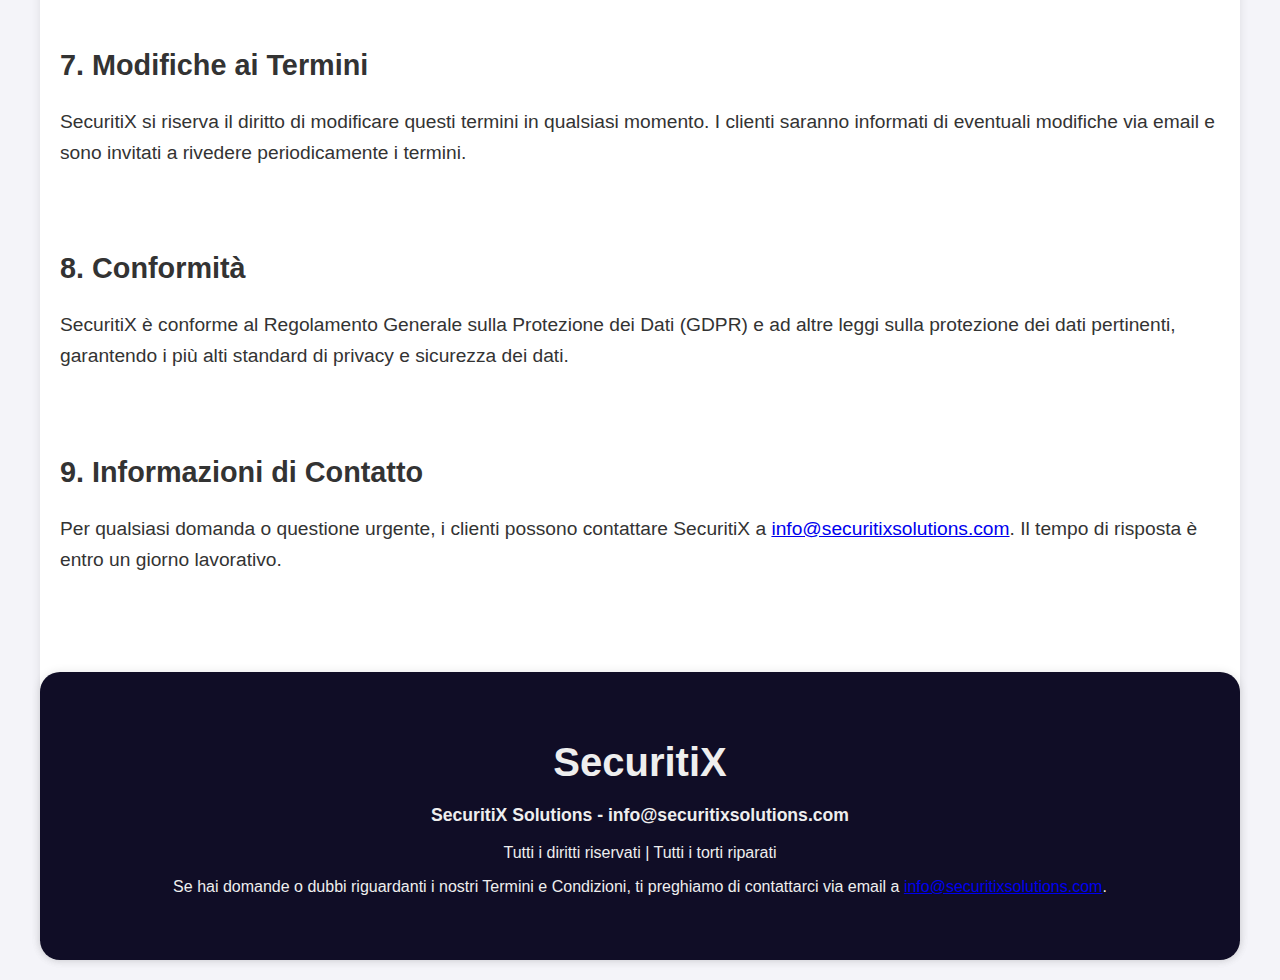
<file: it/terms-and-conditions.html>
<!DOCTYPE html>
<html lang="it">
<head>
    <meta charset="UTF-8">
    <meta name="viewport" content="width=device-width, initial-scale=1.0">
    <title>Termini e Condizioni - SecuritiX</title>
    <link rel="stylesheet" href="..\privacy-policy.css">
    <link rel="icon" type="image/x-icon" href="..\assets/logo-circle-black.ico">
</head>
<body>
    <div class="container" role="document">
        <header>
            <div class="header-links">
                <a href="index.html">Torna alla Home</a> 
                <img src="..\assets\SecuritiX-Logo\logo-white-no-bk.png" alt="Logo SecuritiX">
            </div>
            <h1>Termini e Condizioni</h1>
            <p>Effettivi dal 13 Agosto 2024</p>
        </header>
        <main>
            <section>
                <h2>1. Accettazione dei Termini</h2>
                <p>Utilizzando i servizi forniti da SecuritiX, accetti questi termini e condizioni. Questi termini si applicano a tutti i clienti, inclusi visitatori e aziende che accedono ai nostri servizi.</p>
            </section>
            <section>
                <h2>2. Descrizione del Servizio</h2>
                <p>SecuritiX offre servizi di cybersecurity una tantum e continuativi, personalizzati per soddisfare le esigenze dei clienti aziendali. I servizi includono, ma non sono limitati a, valutazioni di vulnerabilità, test di penetrazione e audit di conformità.</p>
            </section>
            <section>
                <h2>3. Uso dei Materiali Forniti</h2>
                <p>I clienti possono utilizzare i rapporti, i file di dati e altri materiali forniti da SecuritiX per qualsiasi scopo. Il software fornito è solo per uso personale e non può essere venduto, redistribuito o ingegnerizzato inversamente.</p>
            </section>
            <section>
                <h2>4. Riservatezza e Sicurezza dei Dati</h2>
                <p>Tutti i dati dei clienti sono trattati come riservati e sono criptati sia in transito che a riposo. L'accesso ai dati è strettamente controllato e limitato solo al personale autorizzato.</p>
            </section>
            <section>
                <h2>5. Termini di Pagamento</h2>
                <p>I termini di pagamento sono stabiliti su base per cliente e dettagliati nei singoli accordi di servizio.</p>
            </section>
            <section>
                <h2>6. Responsabilità e Risoluzione delle Controversie</h2>
                <p>I termini di responsabilità e risoluzione delle controversie sono specificati nei contratti individuali con i clienti, riflettendo l'approccio personalizzato a ciascun accordo di servizio.</p>
            </section>
            <section>
                <h2>7. Modifiche ai Termini</h2>
                <p>SecuritiX si riserva il diritto di modificare questi termini in qualsiasi momento. I clienti saranno informati di eventuali modifiche via email e sono invitati a rivedere periodicamente i termini.</p>
            </section>
            <section>
                <h2>8. Conformità</h2>
                <p>SecuritiX è conforme al Regolamento Generale sulla Protezione dei Dati (GDPR) e ad altre leggi sulla protezione dei dati pertinenti, garantendo i più alti standard di privacy e sicurezza dei dati.</p>
            </section>
            <section>
                <h2>9. Informazioni di Contatto</h2>
                <p>Per qualsiasi domanda o questione urgente, i clienti possono contattare SecuritiX a <a href="mailto:info@securitixsolutions.com">info@securitixsolutions.com</a>. Il tempo di risposta è entro un giorno lavorativo.</p>
            </section>
        </main>
        <footer>
            <h2 class="footer">SecuritiX</h2>
            <p class="footer-bolded">SecuritiX Solutions - info@securitixsolutions.com</p>
            <p class="footer">Tutti i diritti riservati | Tutti i torti riparati</p>
            <p class="footer">Se hai domande o dubbi riguardanti i nostri Termini e Condizioni, ti preghiamo di contattarci via email a <a href="mailto:info@securitixsolutions.com">info@securitixsolutions.com</a>.</p>
        </footer>
    </div>
</body>
</html>
</file>
<file: Blog/blog_posts/how-cybersecurity-solutions-safeguard-businesses/styles-article.css>
/* General Styles */
body {
    font-family: 'Montserrat', sans-serif;
    margin: 0;
    padding: 0;
    box-sizing: border-box;
    color: #333;
    background-color: #f4f4f9;
}

/* Container */
.container {
    max-width: 1200px;
    margin: 0 auto;
    padding: 0 1em;
}

.header-container {
    max-width: 1200px;
    margin: 0 auto;
    padding: 0 1em;
    display: flex;
    justify-content: center;
    align-items: center;
    gap: 2em;
}

/* Header Styles */
header {
    background: url('../../../assets/hero-section/hero-background.png') no-repeat center center/cover;
    background-size: 100% 100%;
    color: #fff;
    padding: 1em 0;
    position: fixed;
    width: 100%;
    top: 0;
    z-index: 1000;
}

.logo {
    height: 100px;
}

.navbar {
    flex-grow: 1;
    display: flex;
    justify-content: flex-end;
}

.nav-menu {
    list-style: none;
    display: flex;
    gap: 1.5em;
}

.nav-menu li a {
    color: #fff;
    text-decoration: none;
    font-size: 1em;
    transition: color 0.3s ease;
}

.nav-menu li a:hover {
    color: #374147;
}

/* Main Section Styles */
main {
    padding-top: 120px;
    background: #fff;
}

.blog-article {
    padding: 4em 1em;
    background: #fff;
}

.blog-article h1 {
    font-size: 2.5em;
    margin-bottom: 0.5em;
    color: #100D26;
    text-align: center;
}

.author-date {
    text-align: center;
    font-size: 0.9em;
    color: #666;
    margin-bottom: 2em;
}

.article-image {
    width: 100%;
    max-width: 500px;
    display: block;
    margin: 0 auto 2em;
    border-radius: 15px;
    border: 2px solid #ccc;
}

.blog-article p {
    font-size: 1.2em;
    line-height: 1.8;
    color: #333;
    max-width: 800px;
    margin: 0 auto 2em;
}

.blog-article h2 {
    font-size: 1.8em;
    margin-top: 2em;
    color: #100D26;
    text-align: center;
    border-bottom: 2px solid #374147;
    display: inline-block;
    padding-bottom: 0.3em;
}

.blog-article ul {
    list-style: disc inside;
    max-width: 800px;
    margin: 0 auto 2em;
    padding-left: 20px;
}

.blog-article ul li {
    font-size: 1.2em;
    line-height: 1.8;
    color: #333;
    margin-bottom: 0.5em;
}

.highlight {
    background-color: #eeeeee;
    padding: 0.1em 0.3em;
    border-radius: 5px;
}

.video-container {
    text-align: center;
    margin-bottom: 2em;
}

.cta {
    text-align: center;
    margin-top: 2em;
}

.cta-button {
    background-color: #374147;
    color: #fff;
    padding: 0.8em 2em;
    text-decoration: none;
    border-radius: 20px;
    transition: background-color 0.3s ease;
}

.cta-button:hover {
    background-color: #37414f;
}

/* Footer Styles */
footer {
    background: url('../../../assets/background-footer.png') no-repeat center center/cover;
    background-size: 100% 100%;
    color: #fff;
    text-align: center;
    padding: 5em 1em;
}

.footer-content {
    max-width: 1200px;
    margin: 0 auto;
}

.footer-content h2 {
    font-size: 3.5em;
    margin-bottom: 0.5em;
    color: #fff;
}

.footer-content p {
    margin: 0.5em 0;
    font-size: 1.35em;
}

.footer-content p.bolded {
    font-weight: 600;
}

.footer-links {
    margin-top: 1em;
    margin-bottom: 4em;
}

.footer-links a {
    color: #fff;
    text-decoration: none;
    margin: 0 0.5em;
}

.footer-links a:hover {
    color: #ccc;
}

/* Media Queries */
@media (max-width: 768px) {
    .container {
        flex-direction: column;
        align-items: flex-start;
    }

    .header-container {
        flex-direction: column;
        align-items: flex-start;
        align-items: center;
        gap: 0.5em;
    }

    .nav-menu {
        flex-direction: row;
        gap: 1em;
        flex-wrap: wrap; /* Allow items to wrap to the next line */
        padding-inline-start: 0px;
        justify-content: center;
    }

    .blog-article {
        padding: 2em 1em;
        margin-top: 8.5em;
    }

    .blog-article h1, .blog-article h2 {
        font-size: 1.5em;
    }

    .blog-article p, .blog-article ul li {
        font-size: 1em;
    }
}
</file>
<file: Blog/blog_posts/protect-from-phishing/styles-article.css>
/* General Styles */
body {
    font-family: 'Montserrat', sans-serif;
    margin: 0;
    padding: 0;
    box-sizing: border-box;
    color: #333;
    background-color: #f4f4f9;
}

/* Container */
.container {
    max-width: 1200px;
    margin: 0 auto;
    padding: 0 1em;
}

.header-container {
    max-width: 1200px;
    margin: 0 auto;
    padding: 0 1em;
    display: flex;
    justify-content: center;
    align-items: center;
    gap: 2em;
}

/* Header Styles */
header {
    background: url('../../../assets/hero-section/hero-background.png') no-repeat center center/cover;
    background-size: 100% 100%;
    color: #fff;
    padding: 1em 0;
    position: fixed;
    width: 100%;
    top: 0;
    z-index: 1000;
}

.logo {
    height: 100px;
}

.navbar {
    flex-grow: 1;
    display: flex;
    justify-content: flex-end;
}

.nav-menu {
    list-style: none;
    display: flex;
    gap: 1.5em;
}

.nav-menu li a {
    color: #fff;
    text-decoration: none;
    font-size: 1em;
    transition: color 0.3s ease;
}

.nav-menu li a:hover {
    color: #374147;
}

/* Main Section Styles */
main {
    padding-top: 120px;
    background: #fff;
}

.blog-article {
    padding: 4em 1em;
    background: #fff;
}

.blog-article h1 {
    font-size: 2.5em;
    margin-bottom: 0.5em;
    color: #100D26;
    text-align: center;
}

.author-date {
    text-align: center;
    font-size: 0.9em;
    color: #666;
    margin-bottom: 2em;
}

.article-image {
    width: 100%;
    max-width: 500px;
    display: block;
    margin: 0 auto 2em;
    border-radius: 15px;
    border: 2px solid #ccc;
}

.blog-article p {
    font-size: 1.2em;
    line-height: 1.8;
    color: #333;
    max-width: 800px;
    margin: 0 auto 2em;
}

.blog-article h2 {
    font-size: 1.8em;
    margin-top: 2em;
    color: #100D26;
    text-align: center;
    border-bottom: 2px solid #374147;
    display: inline-block;
    padding-bottom: 0.3em;
}

.blog-article ul {
    list-style: disc inside;
    max-width: 800px;
    margin: 0 auto 2em;
    padding-left: 20px;
}

.blog-article ul li {
    font-size: 1.2em;
    line-height: 1.8;
    color: #333;
    margin-bottom: 0.5em;
}

.highlight {
    background-color: #eeeeee;
    padding: 0.1em 0.3em;
    border-radius: 5px;
}

.video-container {
    text-align: center;
    margin-bottom: 2em;
}

.cta {
    text-align: center;
    margin-top: 2em;
}

.cta-button {
    background-color: #374147;
    color: #fff;
    padding: 0.8em 2em;
    text-decoration: none;
    border-radius: 20px;
    transition: background-color 0.3s ease;
}

.cta-button:hover {
    background-color: #37414f;
}

/* Footer Styles */
footer {
    background: url('../../../assets/background-footer.png') no-repeat center center/cover;
    background-size: 100% 100%;
    color: #fff;
    text-align: center;
    padding: 5em 1em;
}

.footer-content {
    max-width: 1200px;
    margin: 0 auto;
}

.footer-content h2 {
    font-size: 3.5em;
    margin-bottom: 0.5em;
    color: #fff;
}

.footer-content p {
    margin: 0.5em 0;
    font-size: 1.35em;
}

.footer-content p.bolded {
    font-weight: 600;
}

.footer-links {
    margin-top: 1em;
    margin-bottom: 4em;
}

.footer-links a {
    color: #fff;
    text-decoration: none;
    margin: 0 0.5em;
}

.footer-links a:hover {
    color: #ccc;
}

/* Media Queries */
@media (max-width: 768px) {
    .container {
        flex-direction: column;
        align-items: flex-start;
    }

    .header-container {
        flex-direction: column;
        align-items: flex-start;
        align-items: center;
        gap: 0.5em;
    }

    .nav-menu {
        flex-direction: row;
        gap: 1em;
        flex-wrap: wrap; /* Allow items to wrap to the next line */
        padding-inline-start: 0px;
        justify-content: center;
    }

    .blog-article {
        padding: 2em 1em;
        margin-top: 8.5em;
    }

    .blog-article h1, .blog-article h2 {
        font-size: 1.5em;
    }

    .blog-article p, .blog-article ul li {
        font-size: 1em;
    }
}
</file>
<file: privacy-policy.css>
/* General Styles */
body {
    font-family: 'Montserrat', sans-serif;
    margin: 0;
    padding: 0;
    box-sizing: border-box;
    color: #333;
    background-color: #f4f4f9;
}

.container {
    max-width: 1200px;
    margin: 20px auto;
    background: #fff;
    border-radius: 20px;
    box-shadow: 0 0 10px rgba(0,0,0,0.1);
}

.header-links {
    margin-top: 3em;
    margin-bottom: 0em;
    text-align: left;
    width: 90%;
}

.header-links a {
    color: #fff;
    text-decoration: none;
    margin: 0 0.5em;
    text-align: left;
    background-color: #63606f;
    padding: 1em;
    border-radius: 20px;
    box-shadow: 0 0 10px rgba(0,0,0,0.1);
}

.header-links a:hover {
    background-color: #848494;
}

header {
    background: #100d26;
    display: flex;
    flex-direction: column; /* Stack children vertically */
    align-items: center; /* Center content horizontally */
    justify-content: center; /* Center content vertically */
    text-align: center;
    color: #fff;
    border-radius: 20px;
    box-shadow: 0 0 10px rgba(0,0,0,0.1);
}

img {
    max-width: 250px; padding: 0em 10% 0 10%; margin: 0 auto; display: block;
}

/* Ensuring text is properly aligned and visible */
.header-title {
    font-size: 1.5em; /* Adjust font size for visibility in smaller header */
    margin: 5px 0; /* Reduce margin for compact appearance */
}

/* Date text styling for better visibility */
.header-date {
    font-size: 0.9em; /* Smaller text for the date */
    opacity: 0.8; /* Slightly lighter text to not overpower main title */
}


h1 {
    font-size: 2.5em;
    color: #eeeeee;
}

P{
    font-size: 1em;
    margin-bottom: 4em;
}

/* Navigation Styles */
nav {
    display: flex;
    justify-content: center;
    padding: 1em 0;
}

nav a {
    color: #fff;
    text-decoration: none;
    padding: 10px 15px;
    transition: color 0.3s ease;
}

nav a:hover {
    color: #d1d1d1;
}

/* Content Styles */
main {
    padding: 20px;
    font-size: 1.2em;
    line-height: 1.6;
}

section {
    margin-bottom: 20px;
}

h2 {
    color: #333;
    margin-bottom: 10px;
}

ul {
    list-style-type: none;
    padding: 0;
}

li {
    padding-left: 20px;
    position: relative;
}

li:before {
    content: '';
    position: absolute;
    left: 0;
    top: 0;
    width: 10px;
    height: 10px;
    background: #5d568f;
    border-radius: 50%;
}

/* Footer Styles */
footer {
    background: #100d26;
    color: #fff;
    text-align: center;
    align-items: center;
    padding: 3em 0;
    position: static;
    bottom: 0;
    width: 100%;
    border-radius: 20px;
    box-shadow: 0 0 10px rgba(0,0,0,0.1);
    
}

h2.footer{
    color: #eeeeee;
    font-size: 2.5em;
    margin: .5em;
}
p.footer{
    color: #eeeeee;
    font-size: 1em;
    margin: 1em;
}
p.footer-bolded{
    color: #eeeeee;
    font-size: 1.1em;
    margin: 1em;
    font-weight: bold;
}

@media (max-width: 768px) {
    .container {
        width: 95%;
        margin: 10px auto;
        padding: 10px;
    }

    h1 {
        font-size: 2em;
    }
}
</file>
<file: Blog/styles-blog.css>
/* General Styles */
body {
    font-family: 'Montserrat', sans-serif;
    margin: 0;
    padding: 0;
    box-sizing: border-box;
    color: #333;
    background-color: #f4f4f9;
}

/* Container */
.container {
    max-width: 1200px;
    margin: 0 auto;
    padding: 0 1em;
    display: flex;
    justify-content: space-between;
    align-items: center;
}

/* Header Styles */
header {
    background: url('../assets/hero-section/hero-background.png') no-repeat center center/cover;
    background-size: 100% 100%;
    color: #fff;
    padding: 1em 0;
    position: fixed;
    width: 100%;
    top: 0;
    z-index: 1000;
}

.logo {
    height: 100px;
}

.navbar {
    flex-grow: 1;
    display: flex;
    justify-content: flex-end;
}

.nav-menu {
    list-style: none;
    display: flex;
    gap: 1.5em;
}

.nav-menu li a {
    color: #fff;
    text-decoration: none;
    font-size: 1em;
    transition: color 0.3s ease;
}

.nav-menu li a:hover {
    color: #374147;
}

/* Main Section Styles */
main {
    padding-top: 70px;
    background-color: #fff;
}

#blog {
    padding: 4em 1em;
    text-align: center;
    background: #fff;
    margin-top: 3.5em;
}

#blog .container {
    display: flex;
    flex-direction: column;
    align-items: center; /* Center align the content */
}

#blog h1 {
    font-size: 2.5em;
    margin-top: 0em;
    margin-bottom: 2em;
    color: #100D26;
    text-align: center; /* Center align the heading */
}

.blog-container {
    display: flex;
    flex-wrap: wrap;
    gap: 2em;
    justify-content: center; /* Center align the blog posts */
}

.blog-post {
    background: #fff;
    border-radius: 10px;
    overflow: hidden;
    box-shadow: 0 4px 8px rgba(0, 0, 0, 0.1);
    flex: 1 1 calc(30% - 2em);
    max-width: calc(30% - 2em);
    transition: transform 0.3s ease, box-shadow 0.3s ease;
}

.blog-post img {
    width: 100%;
    display: block;
}

.blog-post .post-content {
    padding: 1.5em;
    text-align: left;
}

.blog-post h2 {
    font-size: 1.5em;
    margin-top: 0;
    color: #100D26;
}

.blog-post p {
    font-size: 1em;
    line-height: 1.6;
    color: #666;
}

.read-more {
    color: #374147;
    text-decoration: none;
    font-weight: bold;
    display: inline-block;
    margin-top: 1em;
    transition: color 0.3s ease;
}

.read-more:hover {
    color: #37414f;
}

/* Coming Soon Page Styles */
#coming-soon {
    padding: 4em 1em;
    text-align: center;
    background: #fff;
}

.coming-soon-container {
    display: flex;
    flex-direction: column;
    align-items: center;
    gap: 2em;
}

#coming-soon h1 {
    font-size: 3em;
    margin-bottom: 0.5em;
    color: #100D26;
}

#coming-soon p {
    font-size: 1.25em;
    line-height: 1.6;
    color: #666;
    max-width: 600px;
    margin: 0 auto;
}

.coming-soon-image {
    width: 100%;
    max-width: 600px;
}

.back-to-blog {
    color: #374147;
    text-decoration: none;
    font-weight: bold;
    display: inline-block;
    font-size: 1.25em;
    transition: color 0.3s ease;
}

.back-to-blog:hover {
    color: #37414f;
}


/* Footer Styles */
footer {
    background: url('../assets/background-footer.png') no-repeat center center/cover;
    background-size: 100% 100%;
    color: #fff;
    text-align: center;
    padding: 5em 1em; /* Increased padding for more space */
}

.footer-content {
    max-width: 1200px;
    margin: 0 auto;
}

.footer-content h2 {
    font-size: 3.5em;
    margin-bottom: 0.5em;
    color: #fff;
}

.footer-content p {
    margin: 0.5em 0;
    font-size: 1.35em;
}

.footer-content p.bolded {
    font-weight: 600;
}

.footer-links {
    margin-top: 1em;
    margin-bottom: 4em;
}

.footer-links a {
    color: #fff;
    text-decoration: none;
    margin: 0 0.5em;
}

.footer-links a:hover {
    color: #ccc;
}

/* Media Queries */
@media (max-width: 768px) {
    #blog .container {
        flex-direction: column;
        align-items: flex-start;
    }

    .container {
        flex-direction: column;
        align-items: center;
    }


    .nav-menu {
        flex-direction: row;
        gap: 1em;
        flex-wrap: wrap; /* Allow items to wrap to the next line */
        padding-inline-start: 0px;
        justify-content: center;
    }

    .blog-container {
        flex-direction: column-reverse;
        align-items: center;
    }

    .blog-post {
        max-width: 100%;
    }

    #blog {
        margin-top: 9em;
    }
}
</file>
